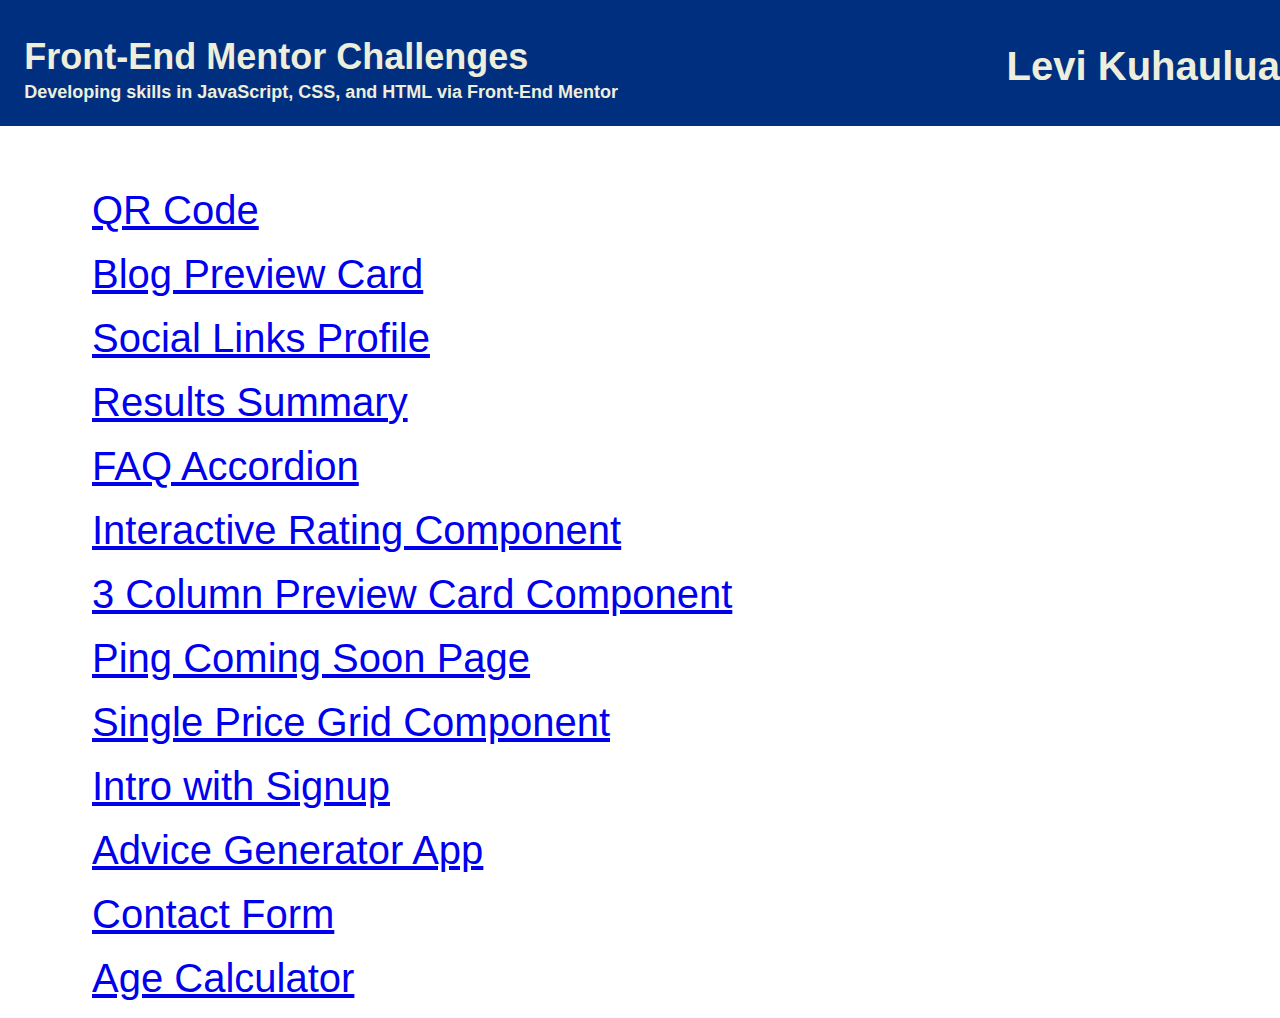
<file: index.html>
<html lang="en">
<head>
    <meta charset="UTF-8"/>
    <meta name="viewport" content="width=device-width, initial-scale=1.0"/>
    <meta name="author" content="Levi Kuhaulua"/> 
    <meta content="description" content="Developing skills in JavaScript, CSS, and HTML"/> 
    <meta name="keywords" content="JavaScript, HTML, CSS, Front-End Mentor"/> 
    <link rel="stylesheet" href="style.css"/>
    <title>Front-End Gallery</title>
</head>
<body>
    <header>
        <hgroup>
            <h1>Front-End Mentor Challenges</h1>
            <p>Developing skills in JavaScript, CSS, and HTML via Front-End Mentor</p>
        </hgroup>
        
        <h2>Levi Kuhaulua</h2>

    </header>

    <main>

        <ul>
            <li><a href="qr-code/qrcode.html" target="_blank">QR Code</a></li>
            <li><a href="blog-preview-card/preview card.html" target="_blank">Blog Preview Card</a></li>
            <li><a href="social-links-profile/social-links-profile.html" target="_blank">Social Links Profile</a></li>
            <li><a href="results-summary/results-summary.html" target="_blank">Results Summary</a></li>
            <li><a href="faq-accordion/faq-accordion.html" target="_blank">FAQ Accordion</a></li>
            <li><a href="rating-component/rating-component.html" target="_blank">Interactive Rating Component</a></li>
            <li><a href="card-columns/card-columns.html" target="_blank">3 Column Preview Card Component</a></li>
            <li><a href="coming-soon-page/coming-soon-page.html" target="_blank">Ping Coming Soon Page</a></li>
            <li><a href="single-price-grid/single-price-grid.html" target="_blank">Single Price Grid Component</a></li>
            <li><a href="intro-with-signup/intro-with-signup.html" target="_blank">Intro with Signup</a></li>
            <li><a href="advice-generator-app/advice.html" target="_blank">Advice Generator App</a></li>
            <li><a href="contact-form/contact-form.html" target="_blank">Contact Form</a></li>
            <li><a href="age-calculator/age-calc.html" target="_blank">Age Calculator</a></li>
        </ul>
        
    </main>
    
    
</body>
</html>
</file>
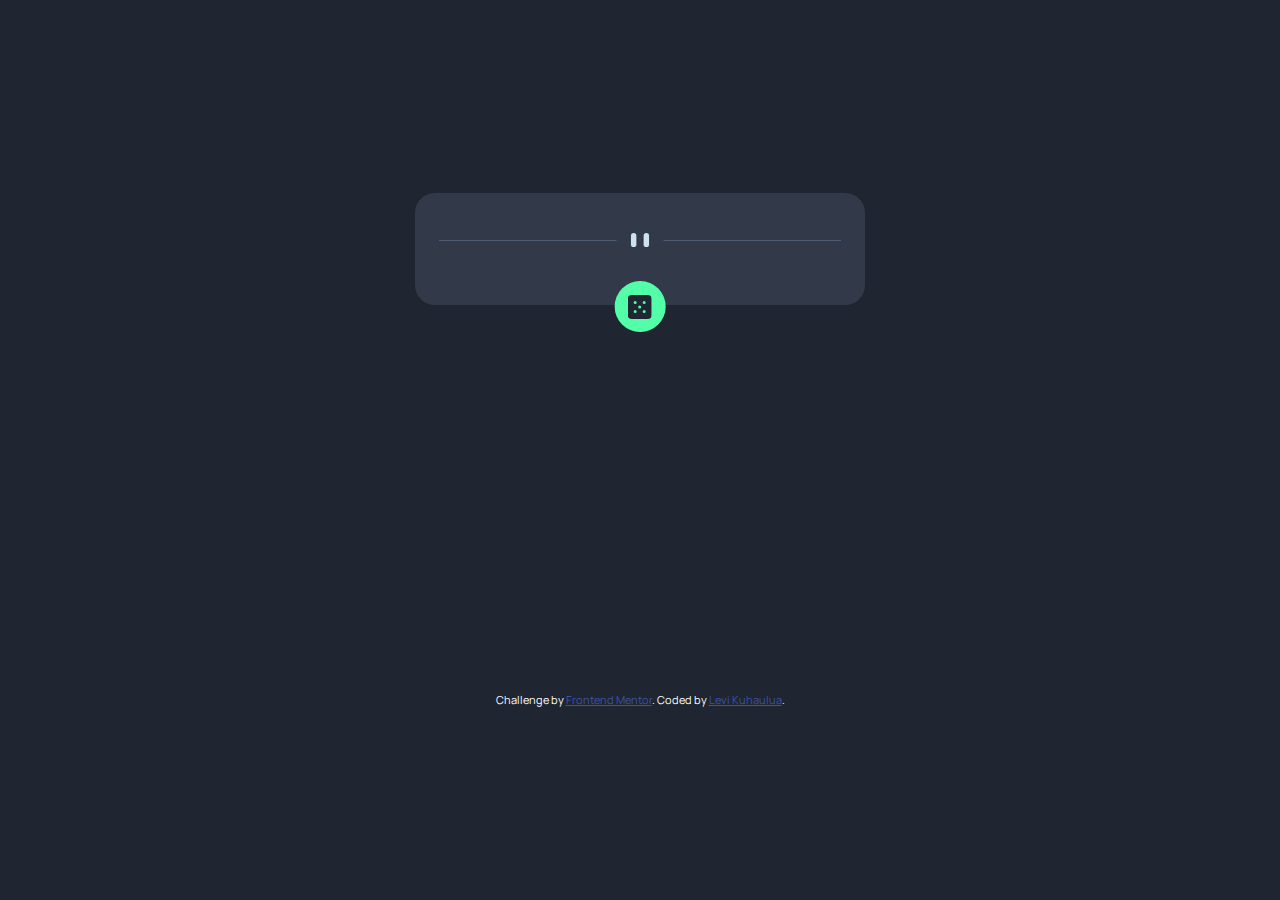
<file: advice-generator-app/advice.html>
<!DOCTYPE html>
<html lang="en">
<head>
  <meta charset="UTF-8">
  <meta name="viewport" content="width=device-width, initial-scale=1.0"> <!-- displays site properly based on user's device -->
  <meta name="author" content="Levi Kuhaulua"> 
  <meta name="description" content="Implementation of the Advice Generator challenge by Frontend Mentor"> 
  <meta name="keywords" content="Frontend Mentor, HTML, CSS, JavaScript"> 
  <link rel="icon" type="image/png" sizes="32x32" href="./images/favicon-32x32.png">
  <link rel="stylesheet" href="style.css"> 

  <link rel="preconnect" href="https://fonts.googleapis.com">
  <link rel="preconnect" href="https://fonts.gstatic.com" crossorigin>
  <link href="https://fonts.googleapis.com/css2?family=Manrope:wght@800&display=swap" rel="stylesheet">
  
  <title>Frontend Mentor | Advice generator app</title>

  <script src="advice.js" defer></script>
</head>
<body>

  <main class="advice">
    
    <h1 
      id="adviceSlipId" 
      class="advice__header" 
      aria-live="assertive">
    </h1>
    <p 
      id="adviceSlip" 
      class="advice__text" 
      aria-live="assertive">
    </p>
  
    <div class="advice__divider" aria-hidden="true"> 
    </div>
    
    <button 
      id="adviceBtn" 
      type="button" 
      class="advice__button"
      title="Please wait 2 seconds before clicking the button again">
      <img src="images/icon-dice.svg" alt="Button Icon"> 
    </button>
  </main>
  
  <footer class="attribution">
    Challenge by <a href="https://www.frontendmentor.io?ref=challenge" target="_blank" rel="noopener noreferrer">Frontend Mentor</a>. 
    Coded by <a href="https://github.com/LeviKuhaulua" target="_blank" rel="noopener noreferrer">Levi Kuhaulua</a>.
  </footer>
</body>
</html>
</file>
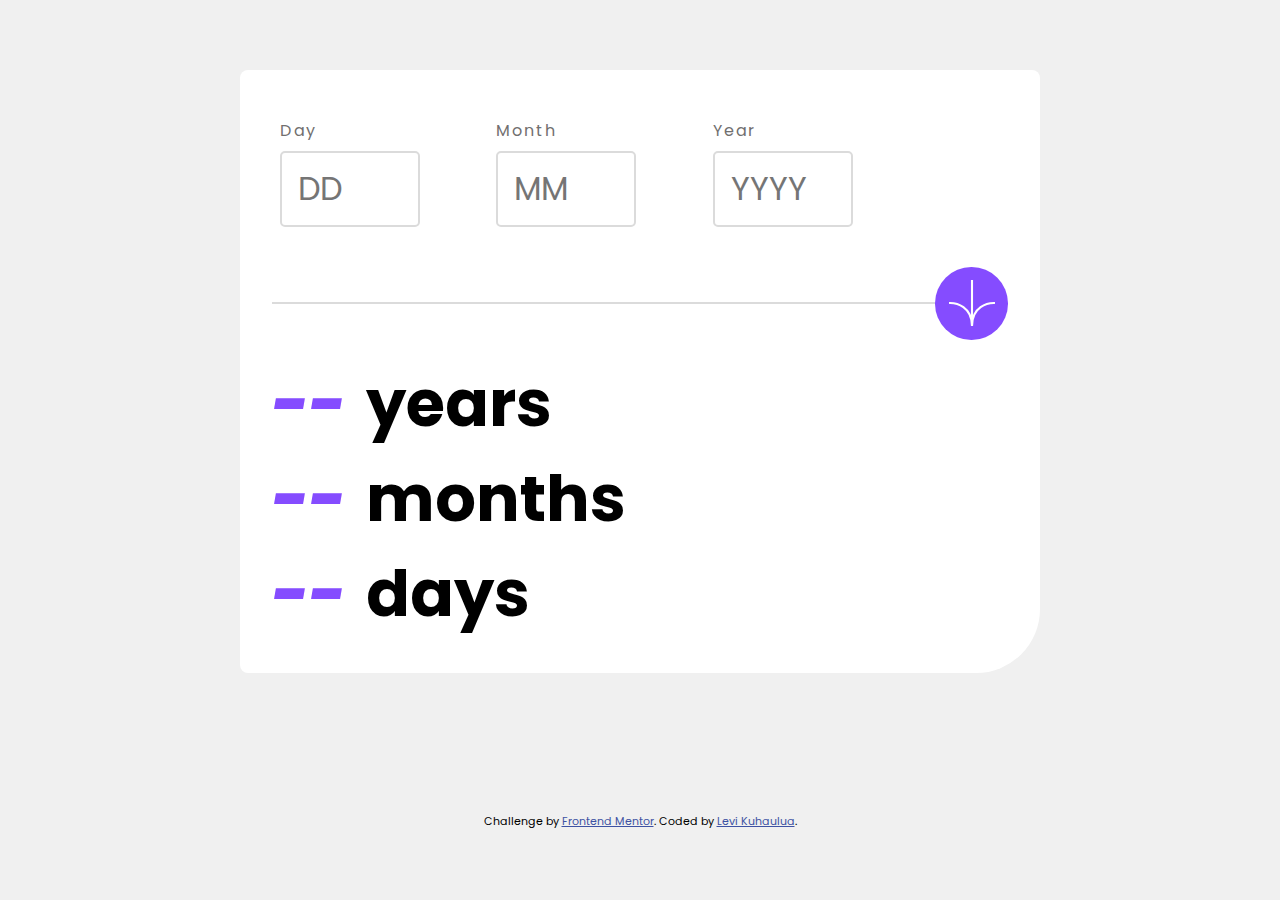
<file: age-calculator/age-calc.html>
<!DOCTYPE html>
<html lang="en">
<head>
  <meta charset="UTF-8">
  <meta name="viewport" content="width=device-width, initial-scale=1.0"> <!-- displays site properly based on user's device -->
  <meta name="author" content="Levi Kuhaulua"> 
  <meta name="description" content="Implementation of the Age Calculator challenge by Frontend Mentor"> 
  <meta name="keywords" content="Frontend Mentor, HTML, CSS, JavaScript"> 
  <link rel="preconnect" href="https://fonts.googleapis.com">
  <link rel="preconnect" href="https://fonts.gstatic.com" crossorigin>
  <link href="https://fonts.googleapis.com/css2?family=Poppins:ital,wght@0,700;1,400;1,800&display=swap" rel="stylesheet">
  <link rel="icon" type="image/png" sizes="32x32" href="./assets/images/favicon-32x32.png">
  <link rel="stylesheet" href="style.css"> 
  <title>Frontend Mentor | Age calculator app</title>
  <script src="age.js" defer></script>
</head>
<body>

  <form id="date" aria-errormessage="dateErr">
    <section 
             id="dob"
             aria-label="Enter Date of Birth Here" 
             aria-live="assertive" 
             aria-atomic="false"
            >
      <label for="day">
        Day
        <input type="text" 
        name="day" 
        id="day"
        placeholder="DD"
        aria-errormessage="dayErr">
        <p id="dayErr"></p>
      </label>

      <label for="month">
        Month
        <input type="text" 
              name="month" 
              id="month"
              placeholder="MM"
              aria-errormessage="monthErr"> 
        <p id="monthErr"></p>
      </label>

      <label for="year">
        Year
        <input type="text" 
              name="year" 
              id="year"
              placeholder="YYYY"
              aria-errormessage="yearErr"> 
        <p id="yearErr"></p>
      </label>

      <p id="dateErr"></p>
    </section>

    <section> 
      <div role="presentation"></div>
      <button type="button" id="ageBtn" aria-label="Calculate Age">
        <img src="assets/images/icon-arrow.svg" alt=""> 
      </button>
      <div role="presentation" class="afterBtn"></div>
    </section>

    <section aria-label="Your Calculated Age" 
             aria-live="assertive" 
             aria-atomic="true">
      <p><span id="yearsCalc">--</span>years</p>
      <p><span id="monthsCalc">--</span>months</p>
      <p><span id="daysCalc">--</span>days</p>
    </section>
  </form>

    
  <footer class="attribution">
    Challenge by <a href="https://www.frontendmentor.io?ref=challenge" target="_blank" rel="noopener roreferrer">Frontend Mentor</a>. 
    Coded by <a href="https://github.com/LeviKuhaulua" target="_blank" rel="noopener noreferrer">Levi Kuhaulua</a>.
  </footer>

</body>
</html>
</file>
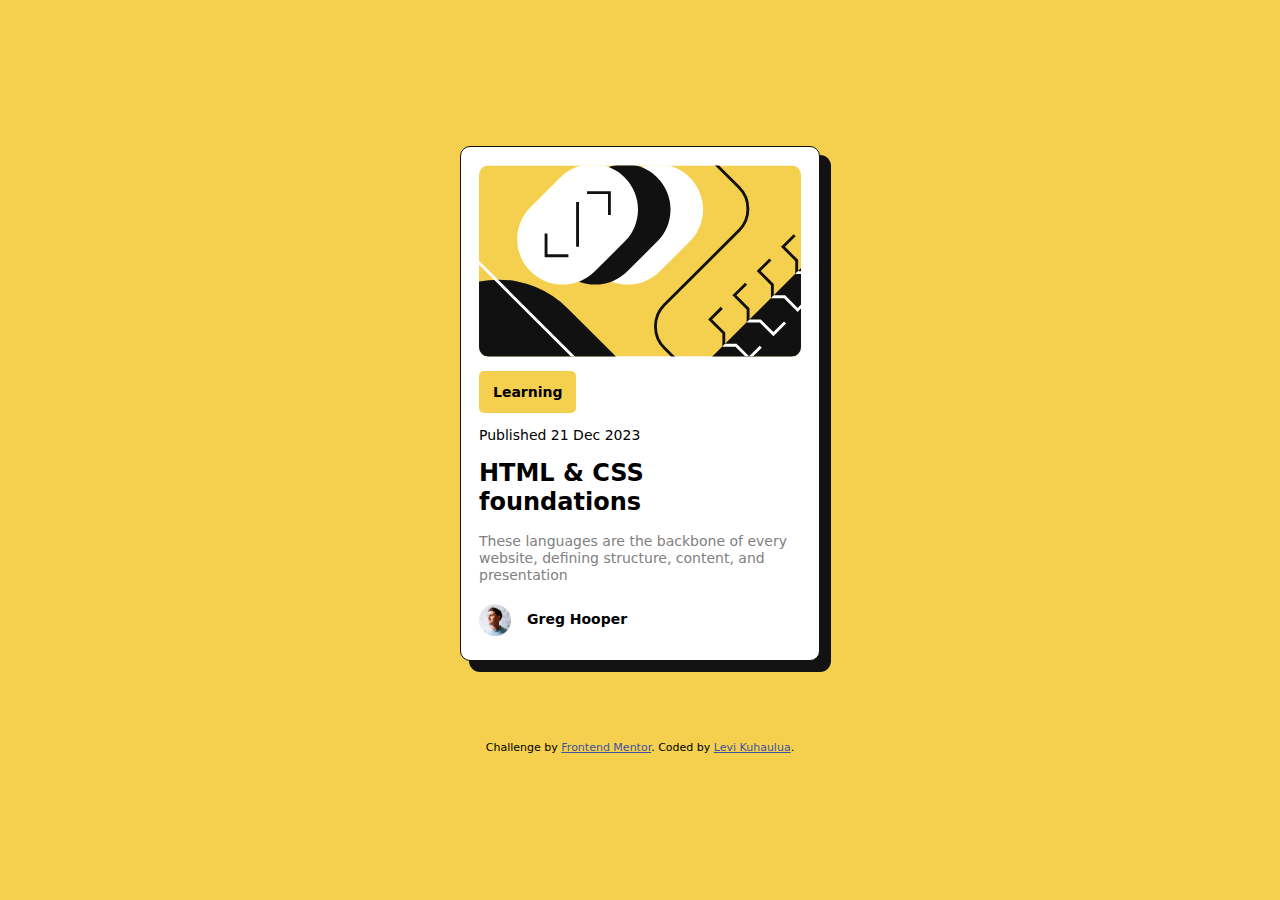
<file: blog-preview-card/preview card.html>
<!DOCTYPE html>
<html lang="en">
<head>
  <meta charset="UTF-8"/>
  <meta name="viewport" content="width=device-width, initial-scale=1.0"/> <!-- displays site properly based on user's device -->
  <meta name="author" content="Levi Kuhaulua"/> 
  <meta name="description" content="Implementation of the blog preview card found in Front-End Mentor"/> 
  <meta name="keywords" content="Blog Preview Card, Front-End Mentor, CSS Flex"/> 
  <link rel="icon" type="image/png" sizes="32x32" href="./assets/images/favicon-32x32.png"/>
  <link rel="stylesheet" href="./style.css"/>
  <title>Frontend Mentor | Blog preview card</title>
</head>
<body>

  <article class="card">
    <img class="card__img" src="assets/images/illustration-article.svg" alt="Blog Picture"/> 

    <section role="contentinfo"> 
      <p class="figtree-800 card__category">
        Learning
      </p>

      <p class="figtree-500 card__published">
        Published 21 Dec 2023
      </p>

      <h1 class="figtree-800 card__header">HTML & CSS foundations</h1>

      <p class="figtree-500 article__descript">
        These languages are the backbone of every website, defining structure, content, and presentation
      </p>
    </section>

    <footer class="card__footer">
      <img src="assets/images/image-avatar.webp" alt="Picture of author: Greg Hooper"/> 
      <p class="figtree-800">Greg Hooper</p>
    </footer>
    
  </article>
  
  <footer class="attribution figtree-500">
    Challenge by <a href="https://www.frontendmentor.io?ref=challenge" target="_blank">Frontend Mentor</a>. 
    Coded by <a href="https://github.com/LeviKuhaulua">Levi Kuhaulua</a>.
  </footer>
</body>
</html>
</file>
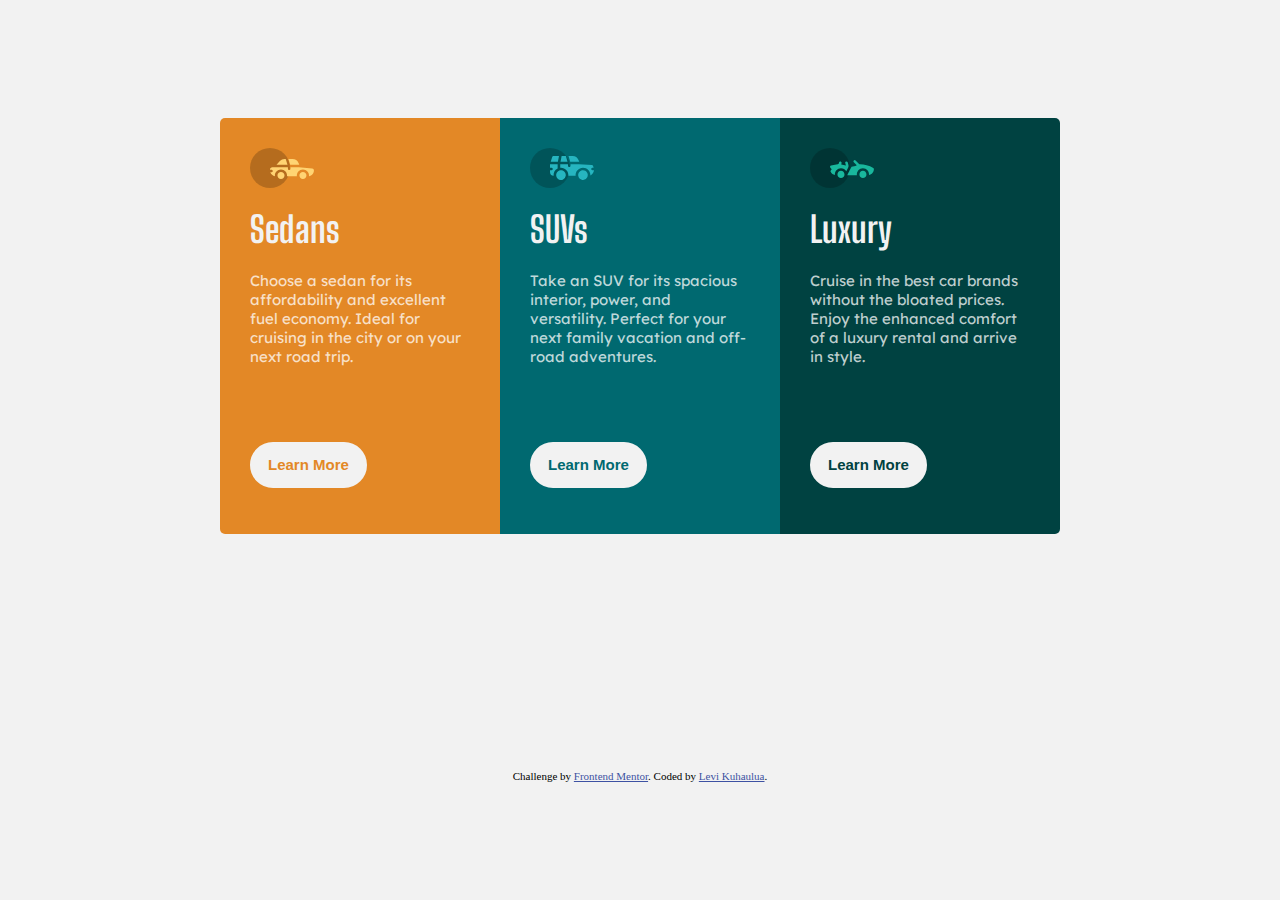
<file: card-columns/card-columns.html>
<!DOCTYPE html>
<html lang="en">
<head>
  <meta charset="UTF-8">
  <meta name="viewport" content="width=device-width, initial-scale=1.0"> <!-- displays site properly based on user's device -->
  <meta name="author" content="Levi Kuhaulua"> 
  <meta name="description" content="Implementation to the 3-column card challenge from Frontend Mentor"> 
  <meta name="keywords" content="HTML, CSS, CSS Grid, CSS Subgrid, Frontend Mentor"> 

  <link rel="icon" type="image/png" sizes="32x32" href="./images/favicon-32x32.png">
  <link rel="stylesheet" href="style.css"> 

  <link rel="preconnect" href="https://fonts.googleapis.com">
  <link rel="preconnect" href="https://fonts.gstatic.com" crossorigin>
  <link href="https://fonts.googleapis.com/css2?family=Big+Shoulders+Display:wght@700&family=Lexend+Deca:wght@400&display=swap" rel="stylesheet">
  <title>Frontend Mentor | 3-column preview card component</title>
</head>
<body>
  
  <main class="columns"> 
    <article class="columns__card columns__card-sedan">
      <img class="columns__card-image" src="images/icon-sedans.svg" alt="Sedan Car Icon" aria-hidden="true"> 
      <h1 class="columns__card-header">Sedans</h1>
      <p class="columns__card-text">
        Choose a sedan for its affordability and excellent fuel economy. Ideal for cruising in the city 
        or on your next road trip.
      </p>
      <button class="columns__card-button">Learn More</button>
    </article>

    <article class="columns__card columns__card-suv">
      <img class="columns__card-image" src="images/icon-suvs.svg" alt="SUV Car Icon" aria-hidden="true"> 
      <h1 class="columns__card-header">SUVs</h1>
      <p class="columns__card-text">
        Take an SUV for its spacious interior, power, and versatility. Perfect for your next family vacation 
        and off-road adventures.
      </p>
      <button class="columns__card-button">Learn More</button>
    </article>

    <article class="columns__card columns__card-luxury">
      <img class="columns__card-image" src="images/icon-luxury.svg" alt="Luxury Car Icon" aria-hidden="true"> 
      <h1 class="columns__card-header">Luxury</h1>
      <p class="columns__card-text">
        Cruise in the best car brands without the bloated prices. Enjoy the enhanced comfort of a luxury 
        rental and arrive in style.
      </p>
      <button class="columns__card-button">Learn More</button>
    </article>
  </main>
  
  <footer class="attribution">
    Challenge by <a href="https://www.frontendmentor.io?ref=challenge" target="_blank">Frontend Mentor</a>. 
    Coded by <a href="https://github.com/LeviKuhaulua/" target="_blank">Levi Kuhaulua</a>.
  </footer>
</body>
</html>
</file>
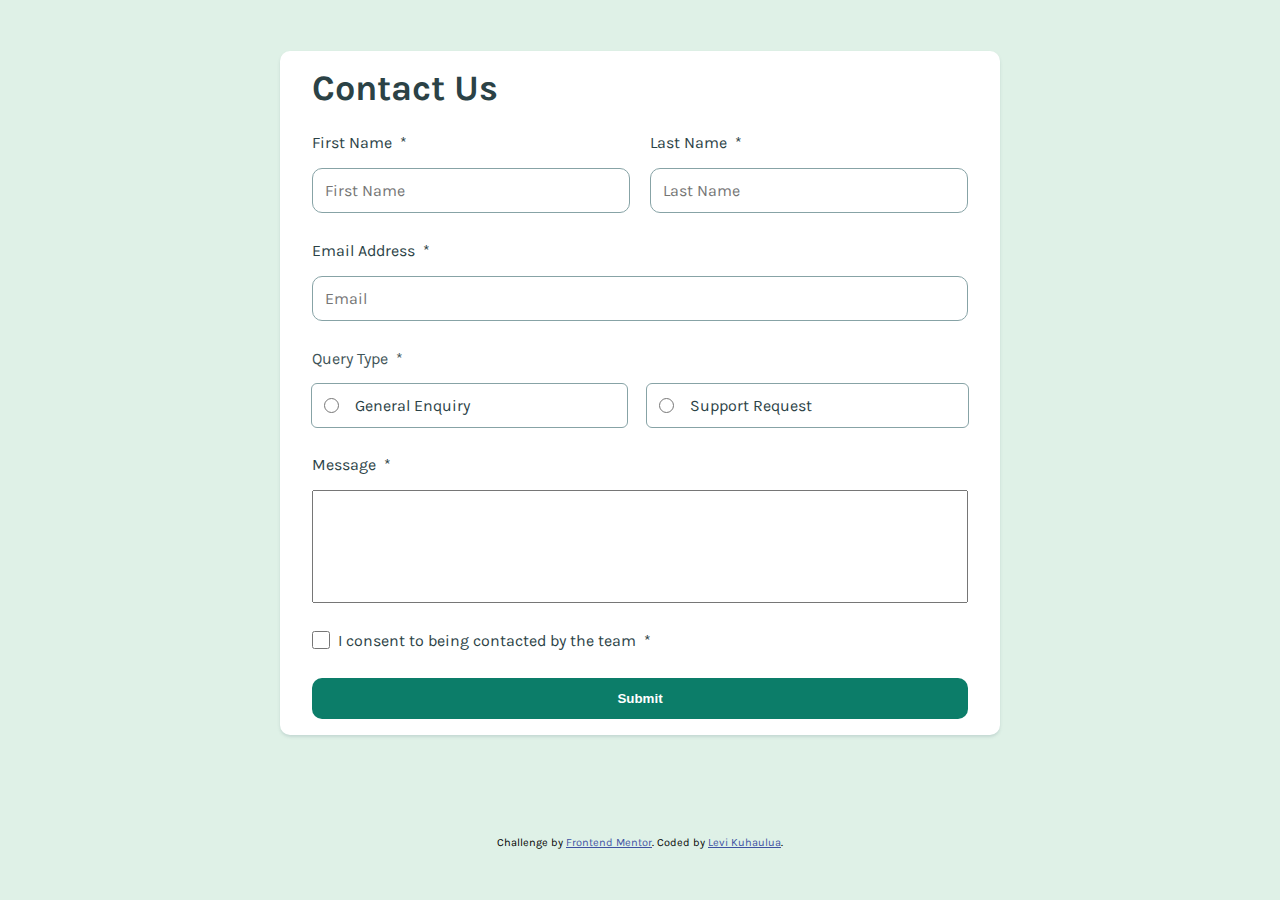
<file: contact-form/contact-form.html>
<!DOCTYPE html>
<html lang="en">
<head>
  <meta charset="UTF-8">
  <meta name="viewport" content="width=device-width, initial-scale=1.0"> <!-- displays site properly based on user's device -->
  <meta name="author" content="Levi Kuhaulua"> 
  <meta name="description" content="Implementation of the Contact Form component challenge from Frontend Mentor"> 
  <meta name="keywords" content="Accessible Contact Form, Frontend Mentor, HTML, CSS, JavaScript"> 
  <link rel="stylesheet" href="style.css"> 
  <link rel="icon" type="image/png" sizes="32x32" href="./assets/images/favicon-32x32.png">
  <!-- Google Fonts API -->
  <link rel="preconnect" href="https://fonts.googleapis.com">
  <link rel="preconnect" href="https://fonts.gstatic.com" crossorigin>
  <link href="https://fonts.googleapis.com/css2?family=Karla:wght@400;700&display=swap" rel="stylesheet">
  <title>Frontend Mentor | Contact form</title>
  <script src="contact.js" defer></script>
</head>
<body>

  <section 
    id="successDialog" 
    role="alert" 
    class="dialog" 
    aria-label="success message dialog" 
    aria-hidden="true" 
    aria-live="assertive"> 
    <h1 class="dialog__header">
      <img class="dialog__img" src="assets/images/icon-success-check.svg" alt="Success Icon" aria-hidden="true">
      Message Sent!
    </h1>
    <p class="dialog__text">Thanks for completing the form. We'll be in touch soon!</p>
  </section>

  <main aria-label="Contact Us Form">
    <form class="form" aria-live="polite">
      <h1 class="form__header">Contact Us</h1>
      
      <section class="form__section"> 
        <label for="firstName" class="form__label">
          <p>First Name<span aria-hidden="true">*</span></p>
          <input 
            id="firstName" 
            name="firstName"
            class="form__input"
            type="text" 
            placeholder="First Name"
            required
            aria-required="true"
            aria-errormessage="firstNameError"> 
            <p id="firstNameError" class="error">This field is required</p>
        </label>

        <label for="lastName" class="form__label">
          <p>Last Name<span aria-hidden="true">*</span></p>
          <input 
            id="lastName" 
            name="lastName"
            class="form__input" 
            type="text" 
            placeholder="Last Name"
            required
            aria-required="true"
            aria-errormessage="lastNameError"> 
            <p id="lastNameError" class="error">This field is required</p>
        </label>
      </section>

      <section class="form__section">
        <label for="email" class="form__label"> 
          <p>Email Address<span aria-hidden="true">*</span></p>
          <input 
            id="email" 
            name="email"
            class="form__input" 
            type="email" 
            placeholder="Email"
            pattern=".+@.+[.].+"
            required
            aria-required="true"
            aria-errormessage="emailError"> 
          <p id="emailError" class="error">This field is required</p>
        </label>
      </section>

      <fieldset class="form__section" aria-errormessage="queryTypeError">
          <legend>Query Type<span aria-hidden="true">*</span></legend>
          <label for="generalEnquiry">
            <input 
            id="generalEnquiry" 
            class="form__input-radio" 
            type="radio" 
            name="queryType" 
            value="General Enquiry"
            required
            aria-checked="false"
            aria-required="true">
            General Enquiry
          </label>
          
          <label for="supportReq">
            <input 
            id="supportReq" 
            class="form__input-radio" 
            type="radio" 
            name="queryType" 
            value="Support Request"
            aria-checked="false"
            aria-required="true"
            aria-errormessage="queryTypeError"> 
            Support Request
          </label>
          <p id="queryTypeError" class="error">Please select a query type</p>
      </fieldset>

      <section class="form__section" aria-label="Message to the team"> 
        <label for="message" class="form__label">
          <p>Message<span aria-hidden="true">*</span></p>
          <textarea 
            id="message" 
            name="message"
            title="Please provide any details that are relevant to your query"
            class="form__input-textarea" 
            name="message"
            rows="5"
            required
            aria-required="true"
            aria-errormessage="messageError"></textarea>
            <p id="messageError" class="error">This field is required</p>
        </label>
      </section>

      <section class="form__section"> 
        <label for="consent">
          <input 
            id="consent" 
            name="consent"
            class="form__input-checkbox" 
            type="checkbox" 
            value="consent"
            required
            aria-required="true"
            aria-errormessage="consentError"
            aria-checked="false"> 
          <p>I consent to being contacted by the team<span aria-hidden="true">*</span></p>
        </label>
        <p id="consentError" class="error">To submit this form, please consent to being contacted</p>
      </section>
      
      <button type="button" class="form__btn">Submit</button>
    </form>
  </main>
    
  <footer class="attribution">
    Challenge by <a href="https://www.frontendmentor.io?ref=challenge">Frontend Mentor</a>. 
    Coded by <a href="https://github.com/LeviKuhaulua" target="_blank" rel="noopener noreferrer">Levi Kuhaulua</a>.
  </footer>
</body>
</html>
</file>
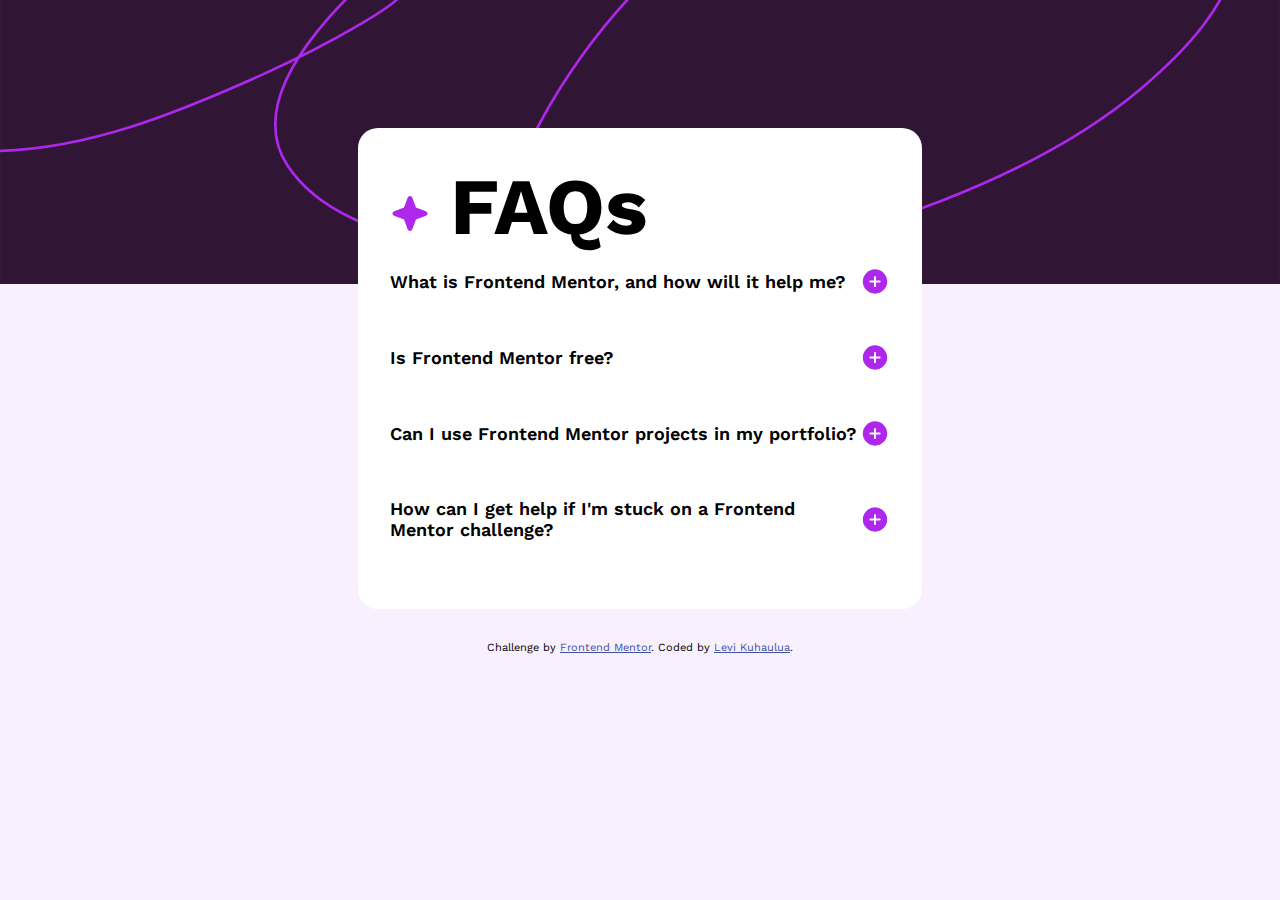
<file: faq-accordion/faq-accordion.html>
<!DOCTYPE html>
<html lang="en">
<head>
  <meta charset="UTF-8">
  <meta name="viewport" content="width=device-width, initial-scale=1.0"> <!-- displays site properly based on user's device -->
  <meta name="author" content="Levi Kuhaulua"> 
  <meta name="description" content="Implementation of FAQ Accordion Component challenge in Front-End Mentor"> 
  <meta name="keywords" content="HTML, CSS, JavaScript, FAQ Accordion, Front-End Mentor, Accessibility"> 

  <link rel="icon" type="image/png" sizes="32x32" href="./assets/images/favicon-32x32.png">
  <link rel="stylesheet" href="style.css"> 
  
  <!-- Google Fonts API -->
  <link rel="preconnect" href="https://fonts.googleapis.com">
  <link rel="preconnect" href="https://fonts.gstatic.com" crossorigin>
  <link href="https://fonts.googleapis.com/css2?family=Work+Sans:wght@400;600;700&display=swap" rel="stylesheet">
  
  <title>Frontend Mentor | FAQ accordion</title>
  
  
  <script src="faq-accordion.js" defer></script> 
</head>
<body>

  <article class="faq"> 
    <h1 class="faq__header">FAQs</h1>

    <section class="faq__section">
      <h4 id="faqQstnOne" class="faq__question">
        <button type="button" class="faq__button">
          <p>What is Frontend Mentor, and how will it help me?</p>
          <img src="assets/images/icon-plus.svg" alt="Expand Icon">
        </button>
      </h4>

      <p id="faqAnsOne" class="faq__answer"> 
        Frontend Mentor offers realistic coding challenges to help developers improve their 
        frontend coding skills with projects in HTML, CSS, and JavaScript. It's suitable for 
        all levels and ideal for portfolio building.
      </p>
    </section>

    <section class="faq__section"> 
      <h4 id="faqQstnTwo" class="faq__question">
        <button type="button" class="faq__button">
          <p>Is Frontend Mentor free?</p>
          <img src="assets/images/icon-plus.svg" alt="Expand Icon">
        </button>
      </h4>

      <p id="faqAnsTwo" class="faq__answer">
        Yes, Frontend Mentor offers both free and premium coding challenges, with the free 
        option providing access to a range of projects suitable for all skill levels.
      </p>

    </section> 

    <section class="faq__section">
      <h4 id="faqQstnThree" class="faq__question">
        <button type="button" class="faq__button">
          <p>Can I use Frontend Mentor projects in my portfolio?</p>
          <img src="assets/images/icon-plus.svg" alt="Expand Icon">
        </button> 
      </h4>

      <p id="faqAnsThree" class="faq__answer">
        Yes, you can use projects completed on Frontend Mentor in your portfolio. It's an excellent
        way to showcase your skills to potential employers!
      </p>
    </section>

    <section class="faq__section">
      <h4 id="faqQstnFour" class="faq__question">
        <button type="button" class="faq__button">
          <p>How can I get help if I'm stuck on a Frontend Mentor challenge?</p>
          <img src="assets/images/icon-plus.svg" alt="Expand Icon">
        </button> 
      </h4>
      
      <p id="faqAnsFour" class="faq__answer"> 
        The best place to get help is inside Frontend Mentor's Discord community. There's a help 
        channel where you can ask questions and seek support from other community members.
      </p>
    </section>
  </article> 
  
  <footer class="attribution">
    Challenge by <a href="https://www.frontendmentor.io?ref=challenge" target="_blank">Frontend Mentor</a>. 
    Coded by <a href="https://github.com/LeviKuhaulua" target="_blank">Levi Kuhaulua</a>.
  </footer>
</body>
</html>
</file>
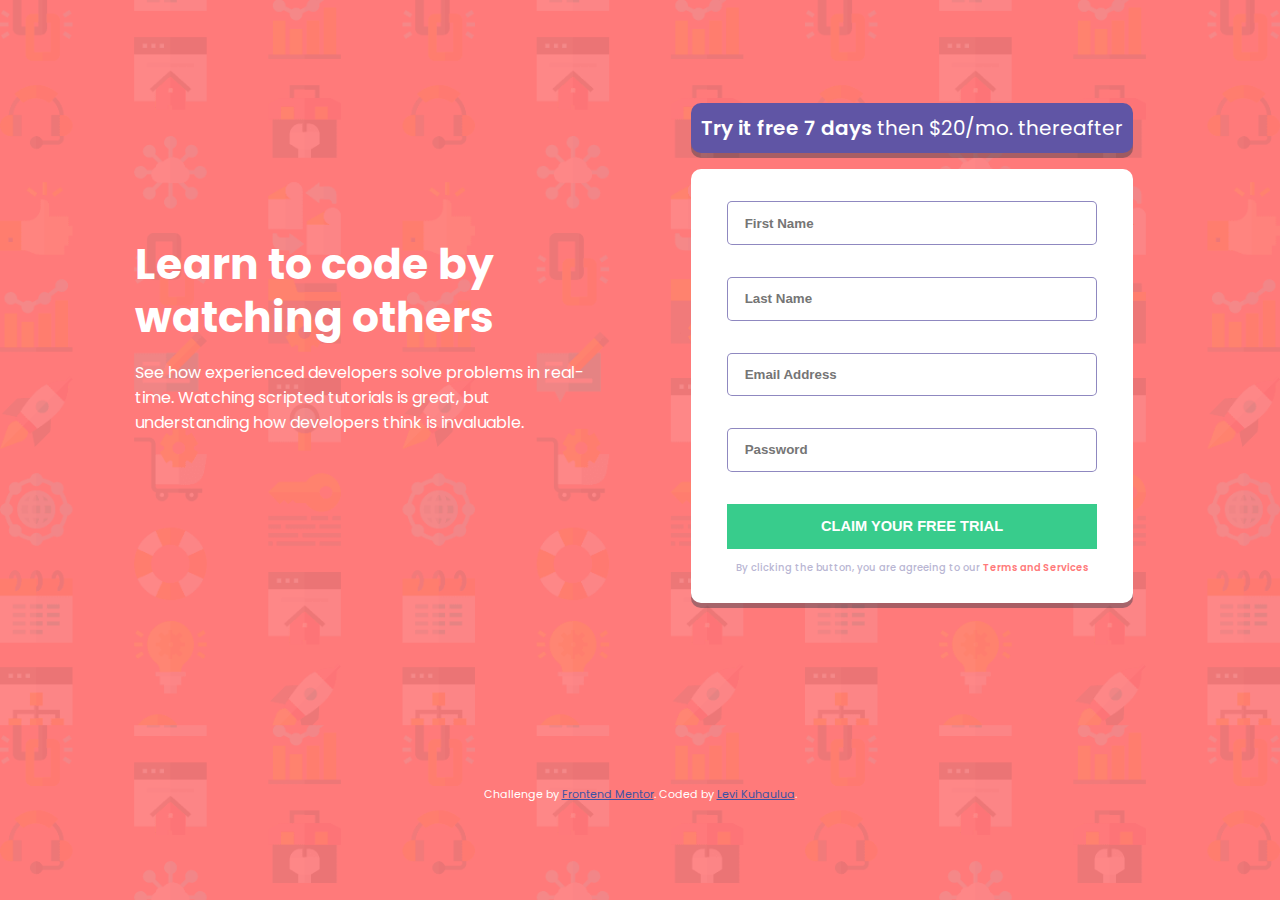
<file: intro-with-signup/intro-with-signup.html>
<!DOCTYPE html>
<html lang="en">
<head>
  <meta charset="UTF-8">
  <meta name="viewport" content="width=device-width, initial-scale=1.0"> <!-- displays site properly based on user's device -->
  <meta name="author" content="Levi Kuhaulua"> 
  <meta name="description" content="Implementation of the Intro with Signup Form challenge by Frontend Mentor"> 
  <meta name="keywords" content="HTML, CSS, JavaScript, CSS Grid, Form Validation">
  <link rel="icon" type="image/png" sizes="32x32" href="./images/favicon-32x32.png">
  <link rel="stylesheet" href="style.css"> 

  <link rel="preconnect" href="https://fonts.googleapis.com">
  <link rel="preconnect" href="https://fonts.gstatic.com" crossorigin>
  <link href="https://fonts.googleapis.com/css2?family=Poppins:wght@400;500;600;700&display=swap" rel="stylesheet">

  <title>Frontend Mentor | Intro component with sign up form</title>
  <script src="signup.js" defer></script>
</head>
<body>

  <main class="wrapper">
    <h1 class="col col__header"> 
      Learn to code by watching others
      <p>See how experienced developers solve problems in real-time. Watching scripted tutorials is great, 
      but understanding how developers think is invaluable.</p>
    </h1>

    <section class="col col__signup"> 
      <h2 class="signup__heading"><span>Try it free 7 days</span> then $20/mo. thereafter</h2>

      <form class="signup__form">
        <div> 
          <input class="signup__form-input" 
            name="First Name" type="text" 
            placeholder="First Name" 
            aria-placeholder="Enter first name" 
            required 
            aria-required="true" 
            aria-live="assertive">
          <span class="validity__error"></span>
          <img src="images/icon-error.svg" alt="Error Icon"> 
        </div>
        <div> 
          <input class="signup__form-input" 
            name="Last Name" 
            type="text" 
            placeholder="Last Name" 
            aria-placeholder="Enter last name" 
            required aria-required="true" 
            aria-live="assertive">
          <span class="validity__error"></span>
          <img src="images/icon-error.svg" alt="Error Icon"> 
        </div>
        <div>
          <input class="signup__form-input" 
            name="Email Address" 
            type="email" 
            placeholder="Email Address" 
            aria-placeholder="Enter email" 
            required aria-required="true" 
            aria-live="assertive"
            pattern=".+[@][\w]+[.][\w]+">
          <span class="validity__error"></span>
          <img src="images/icon-error.svg" alt="Error Icon"> 
        </div>
        <div>
          <input class="signup__form-input" 
            name="Password" 
            type="password" 
            placeholder="Password" 
            aria-placeholder="Create password here" 
            required 
            aria-required="true" 
            aria-live="assertive">
          <span class="validity__error"></span>
          <img src="images/icon-error.svg" alt="Error Icon"> 
        </div>
        <button class="signup__form-btn" type="button">Claim your free trial</button> 
        <p>By clicking the button, you are agreeing to our <span>Terms and Services</span></p>
      </form>
    </section>
  </main>
  <footer>
    <p class="attribution">
      Challenge by <a href="https://www.frontendmentor.io?ref=challenge" target="_blank">Frontend Mentor</a>. 
      Coded by <a href="https://github.com/LeviKuhaulua" target="_blank">Levi Kuhaulua</a>.
    </p>
  </footer>
</body>
</html>
</file>
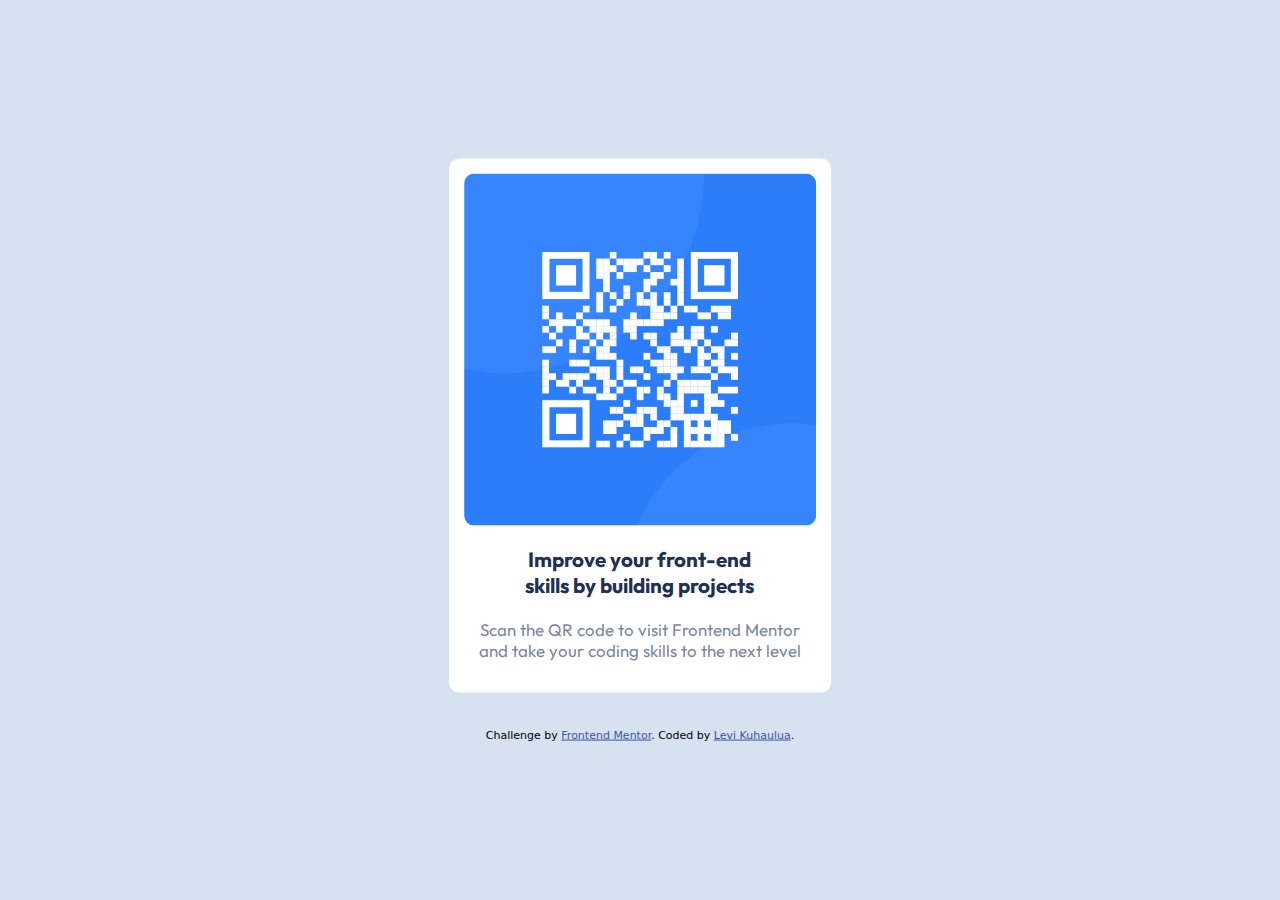
<file: qr-code/qrcode.html>
<!DOCTYPE html>
<html lang="en">
<head>
  <meta charset="UTF-8">
  <meta name="viewport" content="width=device-width, initial-scale=1.0"/> <!-- displays site properly based on user's device -->
  <meta name="author" content="Levi Kuhaulua"/> 
  <meta name="description" content="Creating QR Card Component via Front-End Mentor"/> 
  <meta name="keywords" content="HTML Semantic Elements, CSS Flex, Desktop-First Approach"/> 
  <link rel="icon" type="image/png" sizes="32x32" href="Images/favicon-32x32.png"/>

  <!-- Font Family: Outfit-700 -->
  <link rel="preconnect" href="https://fonts.googleapis.com"/>
  <link rel="preconnect" href="https://fonts.gstatic.com" crossorigin/>
  <link href="https://fonts.googleapis.com/css2?family=Outfit:wght@700&display=swap" rel="stylesheet"/>

  <!-- Font Family: Outfit-400 -->
  <link rel="preconnect" href="https://fonts.googleapis.com"/>
  <link rel="preconnect" href="https://fonts.gstatic.com" crossorigin/>
  <link href="https://fonts.googleapis.com/css2?family=Outfit&display=swap" rel="stylesheet"/>

  <link rel="stylesheet" href="style.css"/> 
  <title>Frontend Mentor | QR code component</title>  
</head>
<body>

  <main class="container">

    <article class="card">
      <img src="Images/image-qr-code.png" alt="Picture of QR Code"/>
      <h3 class="outfit-700">Improve your front-end skills by building projects</h3>
      <p class="outfit-400">Scan the QR code to visit Frontend Mentor and take your coding skills to the next level</p>
    </article>

    <br/><br/> 

    <footer class="attribution">
      Challenge by <a href="https://www.frontendmentor.io?ref=challenge" target="_blank">Frontend Mentor</a>. 
      Coded by <a href="https://github.com/LeviKuhaulua">Levi Kuhaulua</a>.
    </section>

  </main>

</body>
</html>
</file>
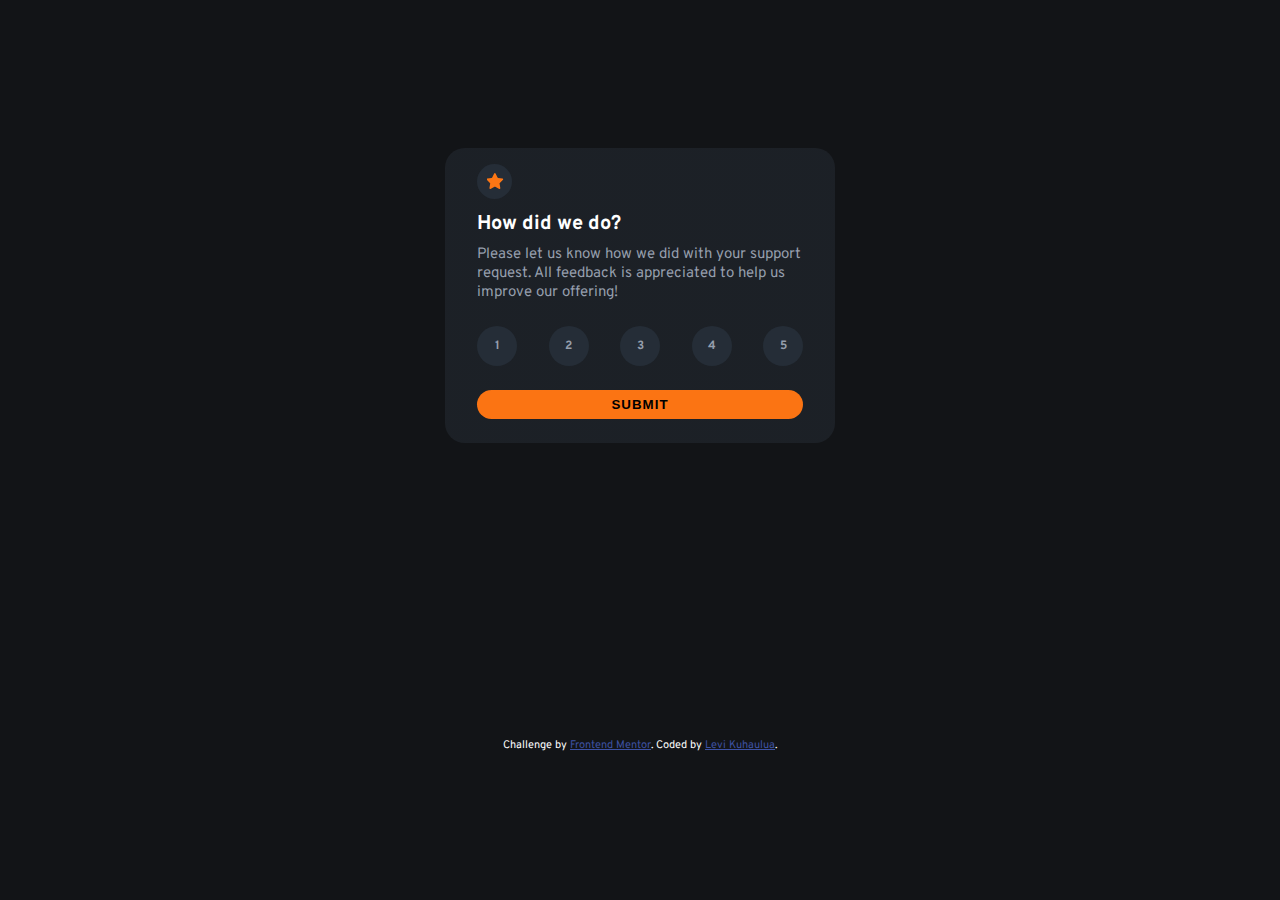
<file: rating-component/rating-component.html>
<!DOCTYPE html>
<html lang="en">
<head>
  <meta charset="UTF-8">
  <meta name="viewport" content="width=device-width, initial-scale=1.0"> <!-- displays site properly based on user's device -->
  <meta name="author" content="Levi Kuhaulua"> 
  <meta name="description" content="Implementation of the interactive rating component challenge by Frontend Mentor"> 
  <meta name="keywords" content="JavaScript, HTML, CSS, Frontend Mentor"> 
  <link rel="icon" type="image/png" sizes="32x32" href="./images/favicon-32x32.png">
  <link rel="stylesheet" href="style.css"> 

  <!-- Google Fonts API -->
  <link rel="preconnect" href="https://fonts.googleapis.com">
  <link rel="preconnect" href="https://fonts.gstatic.com" crossorigin>
  <link href="https://fonts.googleapis.com/css2?family=Overpass:wght@400;700&display=swap" rel="stylesheet">


  <title>Frontend Mentor | Interactive rating component</title>
  
  <script src="rating-component.js" defer></script> 
</head>
<body>

  <article id="ratingComponent" class="rating" role="main">
     
    <figure> 
      <img class="rating__image" src="images/icon-star.svg" alt="Picture of a Star" aria-hidden="true">
    </figure>

    <h1 class="rating__header">How did we do?</h1>
    
    <p class="rating__text">
      Please let us know how we did with your support request. All feedback is appreciated 
      to help us improve our offering!
    </p>
    
    <form action="" class="form">

      <fieldset id="ratingOptions" class="form__options">

          <input type="radio" id="1" name="rating" value="1">
          <label class="form__options-item" for="1">1</label>

          <input type="radio" id="2" name="rating" value="2">
          <label class="form__options-item" for="2">2</label>
        
          <input type="radio" id="3" name="rating" value="3">
          <label class="form__options-item" for="3">3</label>
        
          <input type="radio" id="4" name="rating" value="4">
          <label class="form__options-item" for="4">4</label>
        
          <input type="radio" id="5" name="rating" value="5">
          <label class="form__options-item" for="5">5</label>
        </fieldset>
        
        <button class="form__button" type="button">Submit</button>
        
      </form>
      
    
  </article>


  <article id="mahalo" class="mahalo">
    <img class="mahalo__image" src="images/illustration-thank-you.svg" alt="Rating Submitted icon" aria-hidden="true"> 
    
    <p class="mahalo__rating">You selected (Add rating here) out of 5</p>

    <h1 class="mahalo__header">Thank you!</h1>
    <p class="mahalo__appreciation">We appreciate you taking the time to give a rating. If you ever need more support, 
    don’t hesitate to get in touch!</p>
  </article>
  
  <footer class="attribution">
    Challenge by <a href="https://www.frontendmentor.io?ref=challenge" target="_blank">Frontend Mentor</a>. 
    Coded by <a href="https://github.com/LeviKuhaulua" target="_blank">Levi Kuhaulua</a>.
  </footer>
</body>
</html>
</file>
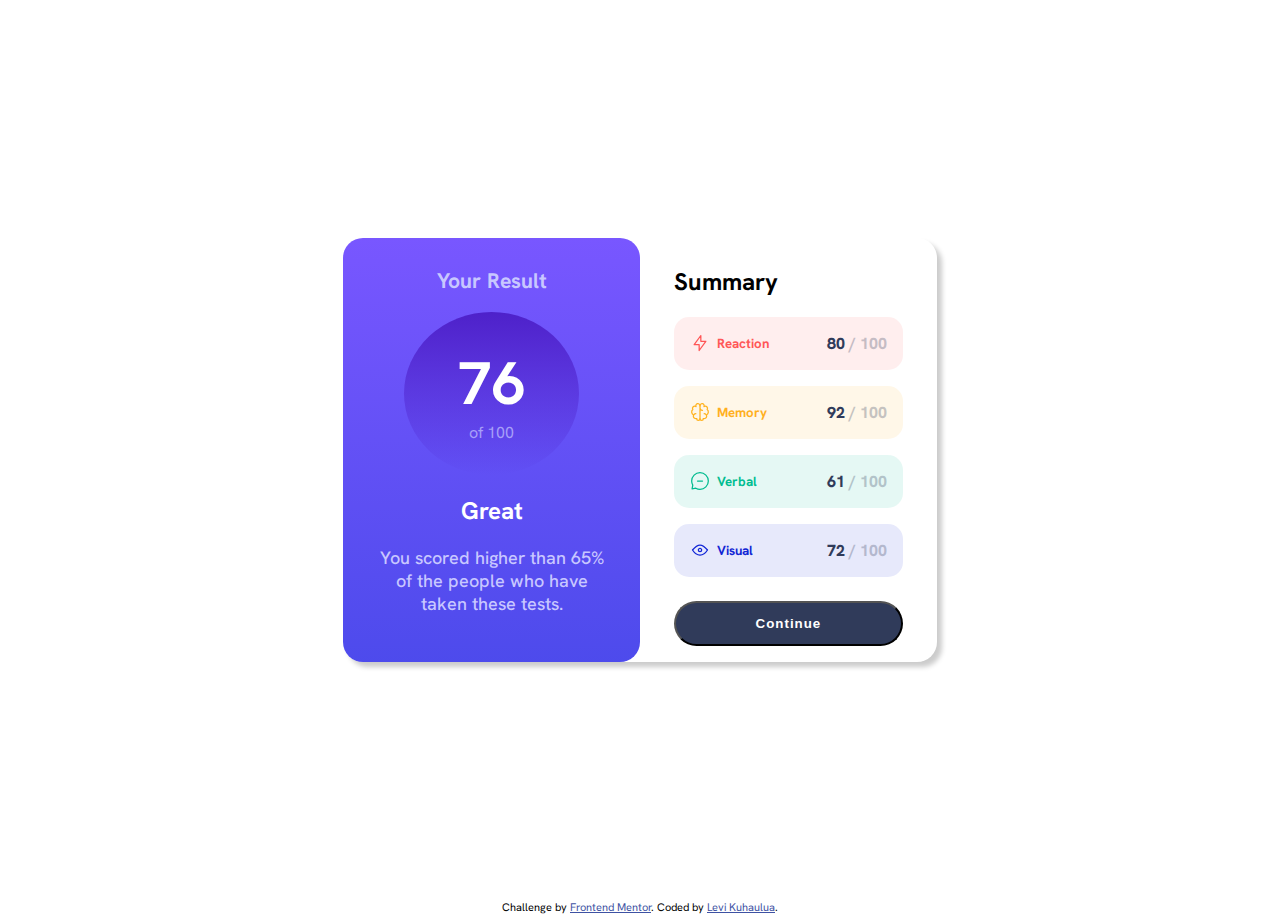
<file: results-summary/results-summary.html>
<!DOCTYPE html>
<html lang="en">
<head>
  <meta charset="UTF-8">
  <meta name="viewport" content="width=device-width, initial-scale=1.0"> 
  <meta name="author" content="Levi Kuhaulua"/> 
  <meta name="description" content="Implementation of the Results-Summary component challenge in Front-End Mentor"/> 
  <meta name="keywords" content="Frontend Mentor, HTML, JavaScript, CSS, JSON parsing"/> 

  <link rel="icon" type="image/png" sizes="32x32" href="./assets/images/favicon-32x32.png">
  <link rel="stylesheet" href="style.css"/> 

  <link rel="preconnect" href="https://fonts.googleapis.com/"/> 
  <link rel="preconnect" href="https://fonts.gstatic.com" crossorigin/> 
  <link href="https://fonts.googleapis.com/css2?family=Hanken+Grotesk:wght@500;700;800&display=swap" rel="stylesheet"/> 
  
  <title>Frontend Mentor | Results summary component</title>

</head>
<body>

  <main>
    <article class="results">
      <section id="resultsCard" class="results__card">
        
        <h2 class="results__text results__card-header">Your Result</h2>
        
        <figure class="results__card-score">
          <hgroup>
            <h1>76</h1>
            <p>of 100</p>
          </hgroup>
        </figure>

        <figcaption class="results__text">
          <h2>Great</h2>
          <p>You scored higher than 65% of the people who have taken these tests.</p>
        </figcaption>
      </section>

      <section id="resultsScores" class="results__scores"> 
        <h2>Summary</h2>
        
        <section class="wrapper">
          <figure id="reaction" class="category category__reaction"> 
            <img src="assets/images/icon-reaction.svg" alt="Reaction icon" width="32px" id="imageReaction"/> 
            <h5>Reaction</h5>
            <p>80</p>
          </figure>
          
          <figure id="memory" class="category category__memory"> 
            <img src="assets/images/icon-memory.svg" alt="Memory icon" width="32px" id="imageMemory"/> 
            <h5>Memory</h5>
            <p>92</p>
          </figure>

          <figure class="category category__verbal"> 
            <img src="assets/images/icon-verbal.svg" alt="Verbal icon" width="32px" id="imageVerbal"/> 
            <h5>Verbal</h5>
            <p>61</p>
          </figure> 

          <figure class="category category__visual"> 
            <img src="assets/images/icon-visual.svg" alt="Visual icon" width="32px" id="imageVisual"/> 
            <h5>Visual</h5>
            <p>72</p>
          </figure>

        </section>

        <button type="button">Continue</button>
      </section>
    </article>
  </main>

  <footer class="attribution">
    Challenge by <a href="https://www.frontendmentor.io?ref=challenge" target="_blank">Frontend Mentor</a>. 
    Coded by <a href="https://github.com/LeviKuhaulua">Levi Kuhaulua</a>.
  </footer>
</body>
</html>
</file>
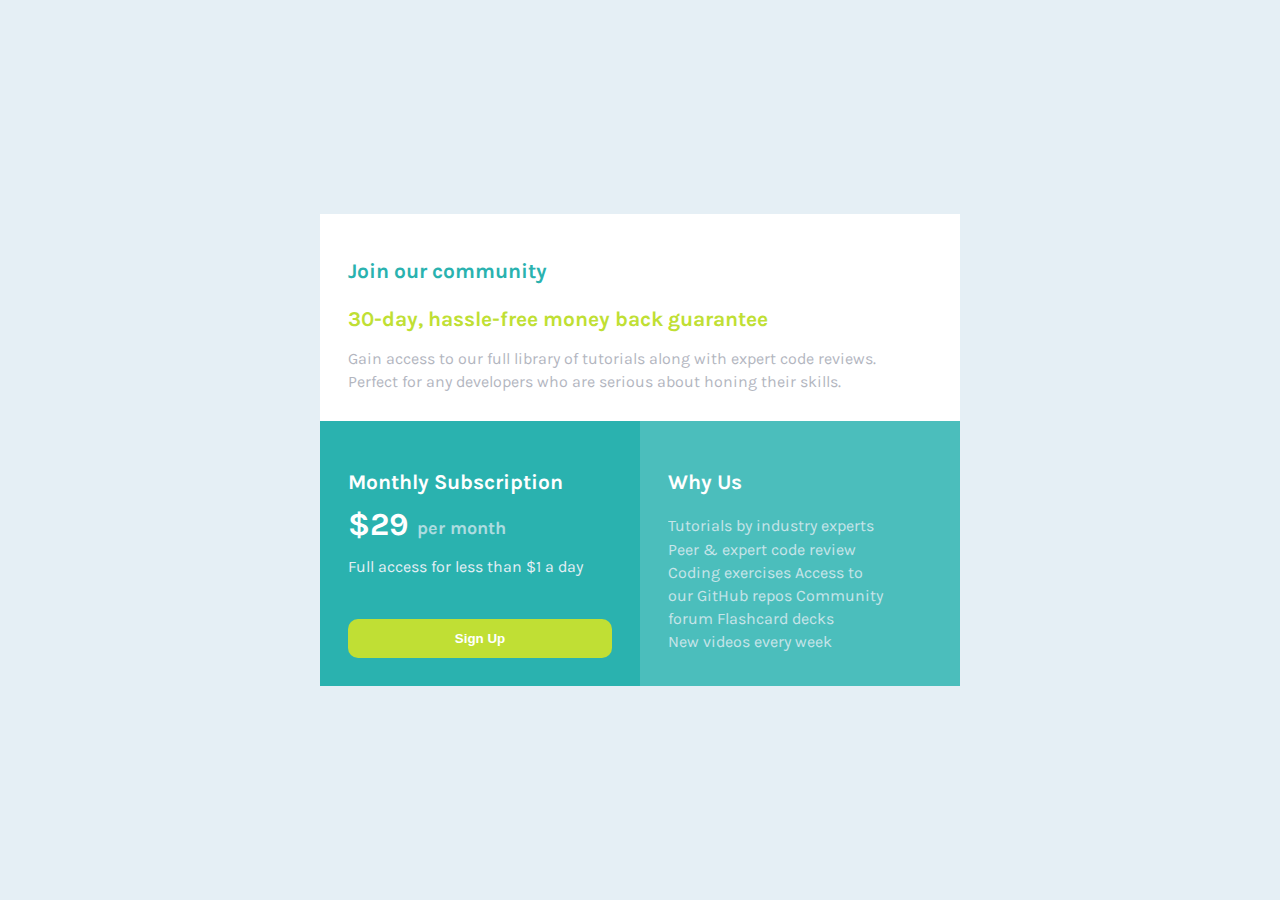
<file: single-price-grid/single-price-grid.html>
<!DOCTYPE html>
<html lang="en">
<head>
  <meta charset="UTF-8">
  <meta name="viewport" content="width=device-width, initial-scale=1.0"> <!-- displays site properly based on user's device -->
  <meta name="author" content="Levi Kuhaulua"> 
  <meta name="description" content="Implementation of the Single Price Grid component challenge by Frontend Mentor"> 
  <meta name="keywords" content="HTML, CSS, Grid, Frontend Mentor"> 
  <link rel="icon" type="image/png" sizes="32x32" href="./images/favicon-32x32.png">
  <link rel="preconnect" href="https://fonts.googleapis.com">
  <link rel="preconnect" href="https://fonts.gstatic.com" crossorigin>
  <link href="https://fonts.googleapis.com/css2?family=Karla:wght@400;700&display=swap" rel="stylesheet">
  <link rel="stylesheet" href="style.css">  
  <title>Frontend Mentor | Single Price Grid Component</title>
</head>
<body>

  <main class="wrapper">
    <section class="card card__main">
      <h1 class="card__header">
        Join our community
        <span>30-day, hassle-free money back guarantee</span>
      </h1>
      <p class="card__text">
        Gain access to our full library of tutorials along with expert code reviews. 
        Perfect for any developers who are serious about honing their skills.
      </p>
    </section>
    
    <section class="card card__pricing"> 
      <h2 class="card__header">
        Monthly Subscription
        <span>&dollar;29 <p>per month</p></span>
      </h2>
      <p class="card__text">Full access for less than &dollar;1 a day</p>
      <button class="card__button" type="button">Sign Up</button>
    </section>

    <section class="card card__aboutme">
      <h2 class="card__header">Why Us</h2>
      <p class="card__text"> 
        Tutorials by industry experts
        Peer &amp; expert code review
        Coding exercises
        Access to our GitHub repos
        Community forum
        Flashcard decks
        New videos every week
      </p>
    </section>
  </main>
  
  <!-- <footer>
    <p class="attribution">
      Challenge by <a href="https://www.frontendmentor.io?ref=challenge" target="_blank">Frontend Mentor</a>. 
      Coded by <a href="https://github.com/LeviKuhaulua" target="_blank">Levi Kuhaulua</a>.
    </p>
  </footer> -->
</body>
</html>
</file>
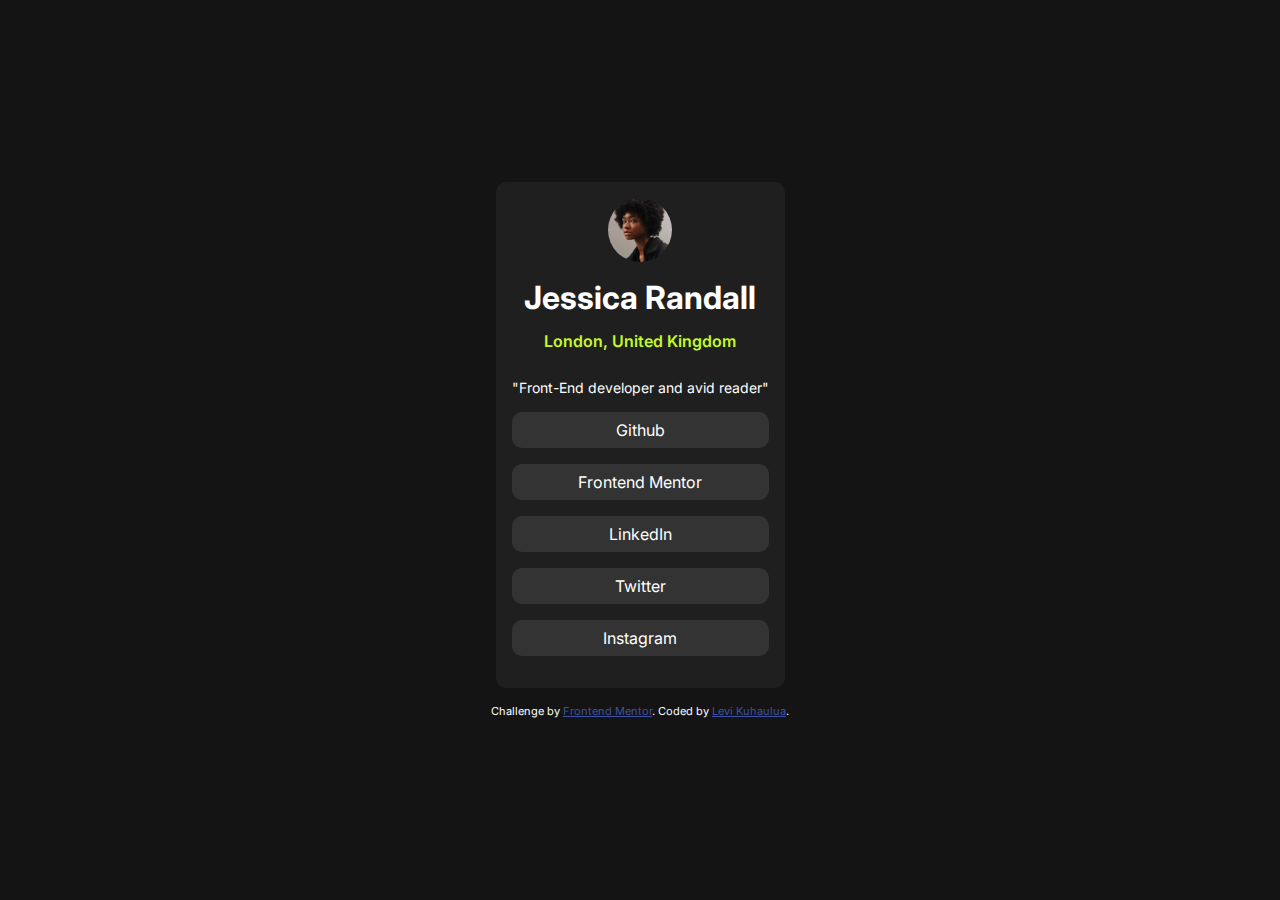
<file: social-links-profile/social-links-profile.html>
<!DOCTYPE html>
<html lang="en">
<head>
  <meta charset="UTF-8">
  <meta name="viewport" content="width=device-width, initial-scale=1.0"> <!-- displays site properly based on user's device -->
  <meta name="author" content="Levi Kuhaulua"/> 
  <meta name="description" content="Solution to the Social Links challenge from Front-End Mentor"/> 
  <link rel="icon" type="image/png" sizes="32x32" href="./assets/images/favicon-32x32.png">
  <link rel="stylesheet" href="./style.css"/> 
  <!-- Importing Google Fonts remotely -->
  <link rel="preconnect" href="https://fonts.googleapis.com"/> 
  <link rel="preconnect" href="https://fonts.gstatic.com" crossorigin/> 
  <link href="https://fonts.googleapis.com/css2?family=Inter:wght@400;600;700&display=swap" rel="stylesheet"/> 
  <title>Frontend Mentor | Social links profile</title>
</head>
<body>

  <article class="card">
    <img class="image__profile" src="assets/images/avatar-jessica.jpeg" alt="Profile Picture"/> 
    
    <hgroup class="profile__heading">
      <h1>Jessica Randall</h1>
      <p class="profile__location">London, United Kingdom</p>
    </hgroup>

    <p class="profile__quote">Front-End developer and avid reader</p>

    <nav class="nav__links">
      <a href="https://github.com/LeviKuhaulua" target="_blank" class="nav__links-item">Github</a>
      <a href="https://www.frontendmentor.io/profile/LeviKuhaulua" target="_blank" class="nav__links-item">Frontend Mentor</a>
      <a href="https://www.linkedin.com/in/levi-kuhaulua" target="_blank" class="nav__links-item">LinkedIn</a>
      <a href="#" class="nav__links-item">Twitter</a>
      <a href="#" class="nav__links-item">Instagram</a>
    </nav>
  </article>
  
  <footer class="attribution">
    Challenge by <a href="https://www.frontendmentor.io?ref=challenge" target="_blank">Frontend Mentor</a>. 
    Coded by <a href="https://www.frontendmentor.io/profile/LeviKuhaulua">Levi Kuhaulua</a>.
  </footer>
</body>
</html>
</file>
<file: style.css>
*::before, *::after, * {
    box-sizing: border-box; 
    -webkit-box-sizing: border-box;
    -moz-box-sizing: border-box;
}

:root {
    font-size: 16px; 
    font-family: 'Segoe UI', Roboto, Helvetica, system-ui, sans-serif; 
    line-height: 1.2; 
}

body {margin: 0;}

header {
    font-weight: bold; 
    background-color: #002f80; 
    font-size: 1.125rem; 
    padding: 0.5em 0 0.125em; 
    color: #eeeedc; 
    display: flex; 
    align-items: center; 
}

header > h2  {
    font-size: 2.5rem;
    margin-left: auto; 
}

hgroup {
    margin-left: 1.125em; 
    padding-left: 0.25rem; 
}

hgroup > p {
    margin-top: 0.25rem; 
}

hgroup > h1 {
    margin-bottom: 0.125rem;
}

main {
    margin-inline: 3rem; 
    margin-top: 1.5rem; 
    padding-top: 1.25rem; 
    padding-left: 0.25em; 
}

ul, li {
    list-style: none; 
}

li {
    margin: 1rem 0; 
    font-size: 2.5rem; 
}
</file>
<file: advice-generator-app/style.css>
/* For browsers that don't support the translate property */
@supports not (translate: -50% 0) {
    .advice__button {
        transform: translate(-50%, 0);  
    }
}

/* For people that don't want animations */
@media (prefers-reduced-motion) {
    .advice__button:hover {
        transition: none; 
    }
}

.attribution { font-size: 11px; text-align: center; }
.attribution a { color: hsl(228, 45%, 44%); }

*, *::before, *::after { box-sizing: border-box; margin: 0; }

:root {
    font-size: 1rem; 
    --clr-primary-cyan: hsl(193 38% 86%); 
    --clr-primary-green: hsl(150 100% 66%); 
    --clr-neutral-700: hsl(217 19% 38%); 
    --clr-neutral-800: hsl(217 19% 24%); 
    --clr-neutral-900: hsl(218 23% 16%);
}

body { 
    color: white; 
    margin: 0; 
    background-color: var(--clr-neutral-900); 
    font-family: 'Manrope', system-ui, -apple-system, BlinkMacSystemFont, sans-serif;
    min-height: 100dvh; 
    display: grid; 
    place-items: center;  
}

img {
    max-width: 100%; 
    display: block;
    object-fit: cover; 
}

.advice {
    position: relative;  
    text-align: center; 
    width: min(45ch, 90%); 
    background-color: var(--clr-neutral-800); 
    padding: 1.5em; 
    border-radius: 20px; 

    & .advice__header {
        display: none; 
        color: var(--clr-primary-green); 
        font-size: 0.875rem; 
        letter-spacing: 0.5ch; 
    }

    & .advice__text { 
        display: none; 
        color: var(--clr-primary-cyan); 
        font-size: clamp(1rem, 2vw + 0.25em, 1.75rem); 
        margin-block: 1.25rem 1.75rem; 
        text-wrap: balance; 
    }

    & .advice__text::before { content: open-quote; }
    & .advice__text::after { content: close-quote; }

    & .advice__button {
        position: absolute; 
        border-radius: 50%; 
        padding: 1em; 
        left: 50%;  
        translate: -50%; 
        border: none; 
        background-color: var(--clr-primary-green); 

    }
   

    & .advice__button:hover, 
      .advice__button:focus-visible {
        outline: none; 
        cursor: pointer; 
        filter: drop-shadow(0 0 10px var(--clr-primary-green)); 
        transition: filter 250ms; 
    }

}

.advice__divider {
    height: 16px; 
    margin-block: 1rem 2rem; 
    background-image: url(images/pattern-divider-desktop.svg); 
    background-size: 100%; 
    background-repeat: no-repeat; 
}

@media (width < 426px) {
    .advice__divider {
        background-image: url(images/pattern-divider-mobile.svg); 
    }
}
</file>
<file: age-calculator/style.css>
.attribution { font-size: 11px; text-align: center; }
.attribution a { color: hsl(228, 45%, 44%); }


*, *::before, *::after { box-sizing: border-box; padding: 0; margin: 0; }

:root {
    font-size: 16px; 
    --clr-purple: hsl(259 100% 65%); 
    --clr-red: hsl(0 100% 67%); 
    --clr-white: hsl(0 0% 100%); 
    --clr-off-white: hsl(0 0% 94%); 
    --clr-light-grey: hsl(0 0% 86%); 
    --clr-grey: hsl(0 1% 44%); 
    --clr-black: hsl(0 0% 8%); 
    --fw-bold: 800; 
    --fw-semi-bold: 700; 
    --fw-regular: 400; 
}

img, 
svg {
    aspect-ratio: 1 / 1; 
    object-fit: cover; 
    max-width: 100%; 
    display: block; 
}


input {
    font: inherit; 
    font-size: 2rem; 
    color: var(--clr-black); 
    padding-inline-start: 1rem;
    padding-block: 0.75rem;  
    border: 2px solid var(--clr-light-grey); 
    border-radius: 5px; 
    width: 7ch;  
}

p[id] { 
    visibility: hidden; 
    color: var(--clr-red); 
    font-weight: var(--fw-regular); 
    font-size: 0.75rem; 
}

p[id="dateErr"] {
    position: absolute; 
    bottom: -0.5rem; 
    margin-left: 0.5rem; 
}

input[aria-invalid="true"] {
    border: 2px solid var(--clr-red); 
}

label:has(input[aria-invalid="true"]) {

    & > p[id] { visibility: visible; }
}

form[aria-invalid="true"] {
   
    & p[id = "dateErr"] {
        visibility: visible; 
    }

    & label {
        color: var(--clr-red); 
    }

    & input {
        border: 2px solid var(--clr-red); 
    }
    
}


input:focus-visible {
    outline: 2px solid var(--clr-purple); 
}

body {
    min-height: 100dvh; 
    display: grid; 
    place-items: center; 
    background-color: var(--clr-off-white); 
    font-family: 'Poppins', system-ui, sans-serif; 
}

form {
    width: min(50rem, 95%); 
    padding: 2rem; 
    background-color: white; 
    border-radius: 0.5rem; 
    border-bottom-right-radius: 4rem; 
    box-shadow: 0px 0px var(--clr-grey); 
    display: flex; 
    flex-direction: column; 
    gap: 1rem; 
}

section[aria-label="Enter Date of Birth Here"] {
    display: flex; 
    justify-content: space-between;
    width: 80%; 
    position: relative; 
}

label {
    padding: 1rem 0.5rem; 
    display: flex; 
    flex-direction: column;
    gap: 0.5rem;  
    font-size: 1rem; 
    letter-spacing: 0.2ch; 
    color: var(--clr-grey); 
}



section:nth-child(2) {
    display: flex; 

    & > div {
        flex-grow: 1; 
    }
}


div[role="presentation"] {
    height: 2px; 
    background-color: var(--clr-light-grey); 
    align-self: center; 
}


#ageBtn {
    padding: 1em; 
    border-radius: 50%; 
    border: unset;  
    background-color: var(--clr-purple); 
    margin-left: auto;  

    &:hover { 
        cursor: pointer; 
        background-color: var(--clr-black); 
        transition: background-color 250ms ease; 
    }

    
}

.afterBtn {
    height: 2px; 
    background-color: var(--clr-light-grey); 
    align-self: center; 
    display: none;  
}


section[aria-label="Your Calculated Age"] {
    font-size: clamp(1.5rem, 5vw + 0.5rem, 4rem); 

    & > p {
        font-weight: var(--fw-semi-bold); 
    }

    & > p > span {
        font-weight: var(--fw-bold); 
        font-style: italic; 
        margin-block: 1.5rem; 
        margin-inline-end: 1.25rem; 
        color: var(--clr-purple); 
    }
}

@media (max-width: 426px) {
    section[aria-label="Enter Date of Birth Here"] {

        & > label {
            font-size: 0.75rem; 
        }

        & > label input {
            width: 5.5ch; 
            font-size: 1.25rem; 
            padding-inline-start: 0.5rem; 
        } 
    }

    p[id] {
        font-size: 0.5rem; 
    }
    

    .afterBtn {
        display: unset; 
    }

}
</file>
<file: blog-preview-card/style.css>
/* From Front-End Mentor */
.attribution { font-size: 11px; text-align: center; }
.attribution a { color: hsl(228, 45%, 44%); }

/* Font and Font Classes*/

@import url(https://fonts.googleapis.com/css2?family=Figtree:wght@500;800&display=swap);

.figtree-500 {
    font-family: "Figtree", 'Segoe UI', Roboto, system-ui, sans-serif; 
    font-optical-sizing: auto;
    font-weight: 500; 
    font-style: normal; 
}

.figtree-800 {
    font-family: "Figtree", 'Segoe UI', Roboto, system-ui, sans-serif; 
    font-optical-sizing: auto; 
    font-weight: 800; 
    font-style: normal; 
}

/* HTML Styling */

*, *::before, *::after { box-sizing:border-box; }

:root {
    font-size: 16px; 
    line-height: 1.2; 
    --clr-primary: hsl(47, 88%, 63%); 
    --clr-white: hsl(0, 0%, 100%); 
    --clr-grey: hsl(0, 0%, 50%); 
    --clr-black: hsl(0, 0%, 7%); 
}

body {
    margin: 0; 
    background-color: var(--clr-primary); 
    min-height: 100vh; /* Allow content to be placed in the center for Flex */ 
    display: flex; 
    flex-direction: column; 
    align-items: center; 
    justify-content: center; 
    flex-wrap: wrap; 
    gap: 5rem; 
}

.card {
    text-align: left; 
    max-width: 45ch; 
    background-color: var(--clr-white); 
    border: 1px solid var(--clr-black); 
    border-radius: 10px; 
    padding: 1.125em; 
    box-shadow: 10px 10px 0px 1px var(--clr-black); 
}

.card__img {
    display: block; 
    width: 100%; 
    border-radius: 10px; 
}

.card__category {
    text-align: center; 
    max-width: 10ch; 
    padding: 0.875em 1em; 
    background-color: var(--clr-primary);
    border-radius: 5px; 
    font-size: 0.875rem; 
}

.card__published {
    font-size: 0.875rem; 
}

.card__header {
    font-size: 1.5rem; 
    margin-block: 1rem;  
}

.card__header:hover {
    color: var(--clr-primary); 
    cursor: pointer; 
}

.article__descript {
    color: var(--clr-grey); 
    font-size: 0.875rem; 
}

.card__footer {
    display: flex; 
    flex-direction: row; 
    align-items: center; 
    gap: 1em; 
}

.card__footer > img {
    width: 32px; 
    height: 32px; 
}

.card__footer > p {
    font-size: 0.875rem; 
}
</file>
<file: card-columns/style.css>
.attribution { font-size: 11px; text-align: center; }
.attribution a { color: hsl(228, 45%, 44%); }

:root {
    font-size: 16px; 
    --clr-orange: hsl(31, 77%, 52%); 
    --clr-cyan: hsl(184, 100%, 22%); 
    --clr-dark-cyan: hsl(179, 100%, 13%); 
    --clr-accent-white: hsla(0, 0%, 100%, 0.75); 
    --clr-accent-gray: hsl(0, 0%, 95%); 
    --ff-primary: 'Big Shoulders Display'; 
    --ff-accent: 'Lexend Deca'; 
}

body { 
    margin: 0; 
    background-color: var(--clr-accent-gray); 
    display: grid; 
    place-items: center; 
    min-height: 100vh; 
}

img {
    display: block; 
    object-fit: cover; 
    width: 100%; 
}

.columns {
    width: min(35ch * 3, 90%); 
    display: grid; 
    grid-template-columns: repeat(auto-fit, minmax(240px, 1fr));

   & .columns__card:nth-child(1) {
        border-top-left-radius: 5px;
        border-bottom-left-radius: 5px;
   }

   & .columns__card:nth-child(3) {
        border-top-right-radius: 5px;
        border-bottom-right-radius: 5px;
   }
}

.columns__card {
    padding: 2em; 
    text-align: left; 
    font-size: 0.9375rem; 
    display: grid; 
    grid-template-rows: subgrid;
    grid-row: span 4; 
    gap: 1.25rem; 
    color: var(--clr-accent-gray); 

    & .columns__card-image {
        width: 64px; 
        height: 40px; 
    }

    & .columns__card-header {
        font-size: 2.25rem; 
        font-family: var(--ff-primary); 
        margin-block-start: 0; 
        margin-block-end: 0; 
    }

    & .columns__card-text {
        font-family: var(--ff-accent); 
        color: var(--clr-accent-white); 
        margin-block-start: 0; 
        margin-block-end: 2rem; 
    }

    & .columns__card-button {
        border: 3px solid var(--clr-accent-gray); 
        border-radius: 100vw;
        margin-block: 1.5rem 1rem; 
        padding: 0.75em 1em; 
        width: fit-content;  
        background-color: var(--clr-accent-gray); 
        font-size: inherit;  
        font-weight: 700; 
    }

    & .columns__card-button:hover { 
        cursor: pointer; 
        background-color: unset; 
        color: var(--clr-accent-gray); 
        transition: all 250ms; 
    }
}

.columns__card-sedan {
    background-color: var(--clr-orange); 

    & button {
        color: var(--clr-orange); 
    }
}

.columns__card-suv {
    background-color: var(--clr-cyan); 
    
    & button {
        color: var(--clr-cyan); 
    }
}

.columns__card-luxury {
    background-color: var(--clr-dark-cyan);

    & button {
        color: var(--clr-dark-cyan); 
    }
}
</file>
<file: faq-accordion/style.css>
.attribution { font-size: 11px; text-align: center; }
.attribution a { color: hsl(228, 45%, 44%); }


:root {
  font-size: 16px;
  --clr-white: hsl(0, 0%, 100%); 
  --clr-light-pink: hsl(275, 100%, 97%); 
  --clr-purple: hsl(292, 16%, 49%); 
  --clr-dark-purple: hsl(292, 42%, 14%); 
  --ff-primary: 'Work Sans', system-ui, sans-serif;  
}

body { 
  margin: 0; 
  font-family: var(--ff-primary); 
  background: url(assets/images/background-pattern-desktop.svg), var(--clr-light-pink); 
  background-repeat: no-repeat; 
  background-size: 100%; 
  display: flex; 
  flex-direction: column; 
  justify-content: center; 
  align-items: center; 
  gap: 2rem; 
}

.faq {
  margin-top: 10%; 
  width: min(50ch, 70%); 
  background-color: var(--clr-white); 
  border-radius: 20px; 
  padding: 2rem; 
  text-align: left; 
}

.faq__section :is(h4) {
  margin-block: 0; 
}

.faq__button { 
  border: none; 
  background-color: unset; 
  text-align: inherit; 
  padding: 0; 
  width: 100%; 
  font: inherit;
  display: inherit; 
  justify-content: inherit; 
  align-items: inherit; 

  &:focus-visible {
    color: var(--clr-purple);
  }
}

.faq__header {
  font-size: clamp(4rem, 5vw + 1rem, 5rem); 
  margin-block: 0; 
  display: flex; 
  font-weight: 700; 
}

.faq__header::before {
  content: url(assets/images/icon-star.svg); 
  margin-inline-end: 20px; 
}

.faq__question {
  display: flex;
  justify-content: start; 
  gap: 1rem; 
  align-items: center;  
  margin-block-end: 0; 
  font-weight: 600;
  font-size: clamp(0.75rem, 1.5vw + 0.125em, 1.125rem); 
}

.faq__question :is(img) {
  margin-left: auto; 
}

.faq__question :is(.faq__button):hover {
  color: var(--clr-purple); 
  cursor: pointer; 
}

:is(.faq__answer) {
  max-height: 0; 
  overflow: hidden; 
  transition: max-height 175ms; 
  margin-block-start: 0.125rem; 
  color: var(--clr-purple); 
  font-weight: 400; 
  font-size: clamp(0.625rem, 1vw + 0.25em, 1.125rem)
}

/* Smaller Screen Sizes -: Changing Background */

@media (width <= 426px) {
  body {
    background: url(assets/images/background-pattern-mobile.svg), var(--clr-light-pink); 
    background-repeat: no-repeat; 
    background-size: 100%; 
  }
}

/* Accessibility: Should users have turned off / disabled animations */
@media (prefers-reduced-motion) {
  .faq__answer {
    transition: max-height 0ms; 
  }
}
</file>
<file: intro-with-signup/style.css>
.attribution { font-size: 11px; text-align: center; color: white;}
.attribution a { color: hsl(228, 45%, 44%); }

*, *::before, *::after { box-sizing: border-box; } 

:root {
    font-size: 1rem; 
    --ff-primary: 'Poppins', system-ui, sans-serif; 
    --fw-regular: 400; 
    --fw-medium: 500; 
    --fw-semi-bold: 600; 
    --fw-bold: 700; 
    --clr-primary-red: hsl(0, 100%, 74%); 
    --clr-primary-green: hsl(154, 59%, 51%); 
    --clr-accent-blue: hsl(248, 32%, 49%); 
    --clr-neutral-blue: hsl(249, 10%, 26%); 
    --clr-neutral-gray: hsl(246, 25%, 77%); 
}

img {
    object-fit: cover; 
    width: 24px; 
    display: block;
    aspect-ratio: 1 / 1;  
}

body {
    margin: 0; 
    min-height: 100vh; 
    display: grid; 
    place-items: center; 
    background-image: url(images/bg-intro-desktop.png); 
    background-size: 100%; 
    background-color: var(--clr-primary-red);
    font-family: var(--ff-primary); 
}


.wrapper {
    max-width: 85%; 
    display: grid; 
    grid-template-columns: repeat(auto-fit, minmax(25em, 1fr));
    align-items: center; 
    justify-items: center; 
}

.col {
    display: grid; 
    grid-template-rows: subgrid;
    grid-row: span 2; 
}

.col__header {
    width: min(11em, 100%); 
    grid-template-rows: unset; 
    color: white; 
    font-weight: var(--fw-bold); 
    line-height: 1.25; 
    font-size: clamp(2rem, 3vw + 0.25rem, 3rem);

    & p {
        font-weight: var(--fw-regular); 
        font-size: clamp(0.9125rem ,1.25vw + 0.125rem ,1rem); 
        line-height: initial; 
    }
     

}

.col__signup { 
    max-width: 100%; 
    --clr-shadow: hsl(from var(--clr-neutral-blue) h s l / 0.45); 
    text-align: center; 
}

.signup__heading { 
    font-size: 1.25rem; 
    color: white; 
    font-weight: 400; 
    background-color: var(--clr-accent-blue); 
    align-self: start; 
    padding: 0.5em; 
    border-radius: 10px; 
    box-shadow: 0px 5px var(--clr-shadow); 

    & span { font-weight: 600; }
}

.signup__form {
    background-color: white; 
    padding: 1em 2.25em;
    border-radius: 10px; 
    box-shadow: 0px 5px var(--clr-shadow); 

    & .signup__form-input {
        --clr-blue: hsl(from var(--clr-accent-blue) h s l / 0.7);
        border-radius: 5px; 
        border: 1px solid var(--clr-blue); 
        margin-block: 1rem; 
        padding: 1em 1.25em; 
        width: 100%; 
    }

    & .signup__form-input::placeholder {
        font-family: inherit; 
        font-weight: 600; 
    }

    & .signup__form-input:focus-visible {
        outline: 2px solid var(--clr-accent-blue); 
    }


    & > div {
        position: relative; 
    }

    & .signup__form-btn {
        margin-block-start: 1rem; 
        font-size: 0.9125rem; 
        color: #fff; 
        font-weight: var(--fw-semi-bold); 
        text-transform: uppercase;  
        width: 100%; 
        background-color: var(--clr-primary-green); 
        padding: 1em; 
        border: unset; 
    }

    & .signup__form-btn:hover { 
        cursor: pointer; 
        opacity: 0.9; 
    }

    & > p {
        margin-block: 0.75rem; 
        font-weight: var(--fw-medium); 
        font-size: 0.6125rem; 
        color: var(--clr-neutral-gray); 

        & span {
            font-weight: var(--fw-semi-bold); 
            color: var(--clr-primary-red); 
        }
    }
}

.validity__error {
    display: none; 
    margin-inline-end: 0.5rem; 
    font-size: 0.75rem; 
    position: absolute; 
    color: var(--clr-primary-red); 
    font-weight: var(--fw-semi-bold); 
    bottom: -5px; 
    right: 0; 
    
    & + img {
        position: absolute; 
        right: 0; 
        top: 50%; 
        translate: 0 -50%; 
        margin-right: 10px; 
        display: none; 
    }
}


@media (width < 426px) {
    body {
        background-image: url(images/bg-intro-mobile.png); 
    }
}

@media (width < 941px) {
    .wrapper {
        grid-template-columns: 1fr;
        justify-content: center; 
        align-items: start; 
        text-align: center; 
    }
}
</file>
<file: qr-code/style.css>
/* From Starter Code file */ 
.attribution { font-size: 11px; text-align: center;}
.attribution a { color: hsl(228, 45%, 44%);}

/* Classes to utilize Google Fonts API */
.outfit-700 {
    font-family: "Outfit", system-ui; 
    font-optical-sizing: auto; 
    font-weight: 700; 
    font-style: normal; 
}

.outfit-400 {
    font-family: "Outfit", system-ui; 
    font-optical-sizing: auto; 
    font-weight: 400; 
    font-style: normal; 
}

:root {
    --clr-grayBlue: hsl(220, 15%, 55%); 
    --clr-darkBlue: hsl(218, 44%, 22%); 
    --clr-lightGray: hsl(212, 45%, 89%); 
    --clr-white: hsl(0, 0%, 100%); 
    font-size: 15px; 
    font-family: system-ui, 'Segoe UI', Roboto, Helvetica, sans-serif; 
    margin: 0; 
}

*, *::after, *::before {box-sizing: border-box; -moz-box-sizing: border-box; -webkit-box-sizing: border-box;}


body {
    background-color: var(--clr-lightGray);
}

img {
    display: block; 
    width: 100%; 
    border-radius: 10px;
}


.container {
    position: absolute; 
    top: 50%;
    left: 50%;
    translate: -50% -50%; 
}

.card {
    padding: 1em; 
    width: 40ch; 
    background-color: var(--clr-white); 
    border-radius: 10px; 
    text-align: center; 
    text-wrap: balance; 
}

.card > h3 {
    color: var(--clr-darkBlue);
    font-size: 1.375rem; 
}

.card > p {
    color: var(--clr-grayBlue);
    font-size: 1.125rem; 
}
</file>
<file: rating-component/style.css>
/* By Frontend Mentor */
.attribution { font-size: 11px; text-align: center; }
.attribution a { color: hsl(228, 45%, 44%); }
/* END */

/* My styles */

:root {
    font-size: 1rem; 
    font-family: 'Overpass';
    --clr-primary: hsl(25, 97%, 53%); 
    --clr-white: hsl(0, 0%, 100%); 
    --clr-grey: hsl(217, 12%, 63%); 
    --clr-blue: hsl(213, 19%, 18%); 
    --clr-dark-blue: hsl(216, 12%, 8%);  
    --clr-blue-mix: color-mix(in hsl, var(--clr-dark-blue), var(--clr-blue)); 
}

* { box-sizing: border-box; }

body {
    margin: 0; 
    background-color: var(--clr-dark-blue); 
    color: var(--clr-white); 
    min-height: 100vh; 
    display: grid; 
    place-items: center; 
}

img {
    display: block; 
    width: 100%; 
    object-fit: cover;
}

/* Styles for the rating component */
.rating {
    display: flex; 
    flex-direction: column;
    max-width: min(39ch, 85%);  
    gap: 0.5rem; 
    background:
        linear-gradient(var(--clr-blue-mix), var(--clr-blue-mix));
    padding: 1rem 2rem; 
    border-radius: 20px; 
    text-align: left; 

    & figure {
        position: relative; 
        margin-block: 0;
        margin-inline: 0; 
        width: 35px; 
        height: 35px; 
        background-color: var(--clr-blue); 
        border-radius: 50%; 
    }
    
    & .rating__image {
        position: absolute; 
        width: 17px; 
        height: 16px; 
        /* Center inside the figure element */
        left: 50%; 
        top: 50%; 
        translate: -50% -50%; 
    }

    & .rating__header {
        font-weight: 700; 
        font-size: 1.25rem;  
        margin-block-start: 0.25rem; 
        margin-block-end: 0; 
    }

    & .rating__text {
        font-weight: 400; 
        margin-block-start: 0; 
        margin-block-end: 0.525rem; 
        font-size: 0.9375rem; 
        color: var(--clr-grey); 
    }


}


.form {
    width: 100%; 

   & .form__options {
        border: none; 
        margin-block: 0.5rem;  
        margin-inline: 0; 
        padding: 0; 
        display: flex; 
        justify-content: space-between; 
   }


   & input[type="radio"] {
        display: none; 
   }

    
    & .form__options-item {
        display: grid; 
        place-items: center; 
        font-size: 0.75rem; 
        font-weight: 700; 
        text-align: center; 
        color: var(--clr-grey); 
        background-color: var(--clr-blue); 
        width: 40px; 
        height: 40px; 
        border-radius: 50%; 
    }

    & .form__button {
        width: 100%;  
        background-color: var(--clr-primary); 
        border: unset; 
        border-radius: 100vw; 
        padding-block: 0.5em; 
        margin-block: 1rem 0.5rem; 
        text-align: center; 
        text-transform: uppercase; 
        letter-spacing: 1px; 
        font-weight: 700; 
    }

    /* Styles for active states */

    & .form__button:hover {
        cursor: pointer; 
        background-color: var(--clr-white); 
        transition: background-color 200ms; 
    }

    & .form__options-item:hover {
        cursor: pointer; 
        background-color: var(--clr-white); 
        color: var(--clr-dark-blue); 
        transition: background-color 150ms; 
    }


    & :is(input:checked + .form__options-item){
        background-color: var(--clr-primary); 
        color: var(--clr-dark-blue); 
    }

}

/* thank You Component */

.mahalo {
    display: flex; 
    flex-direction: column; 
    text-align: center; 
    max-width: min(39ch, 85%); 
    padding: 1rem 2em; 
    background:
        linear-gradient(var(--clr-blue), var(--clr-blue-mix)); 
    border-radius: 20px; 
    display: none; 

    & .mahalo__image {
        width: 162px;
        height: 108px; 
        margin: 0 auto; 
    }

    & .mahalo__rating {
        color: var(--clr-primary); 
        background-color: var(--clr-blue); 
        border-radius: 100vw; 
        font-weight: 400; 
        font-size: 0.9375rem; 
        padding: 0.25rem 0.5rem;  
        width: fit-content; 
        margin-inline: auto; 
    }

    & .mahalo__header {
        font-size: 1.5rem; 
        margin-block-end: 0rem;  
    }

    & .mahalo__appreciation {
        font-size: 0.9375rem; 
        margin-block-start: 0.3125rem; 
        color: var(--clr-grey); 
        text-wrap: wrap; 
    }
}
</file>
<file: results-summary/style.css>
.attribution { font-size: 11px; text-align: center; }
.attribution a { color: hsl(228, 45%, 44%); }

@import url(https://fonts.googleapis.com/css2?family=Hanken+Grotesk:wght@500;700;800&display=swap); 

* { box-sizing: border-box; }

:root {
    font-size: 16px; 
    --clr-p__red: hsl(0, 100%, 67%); 
    --clr-p__orange: hsl(39, 100%, 56%); 
    --clr-p__green: hsl(166, 100%, 37%); 
    --clr-p__blue: hsl(234, 85%, 45%); 
    --clr-n__white: hsl(0, 0%, 100%); 
    --clr-n__blue: hsl(221, 100%, 96%); 
    --clr-n__purple: hsl(241, 100%, 89%); 
    --clr-n__gray: hsl(224, 30%, 27%); 
}

body { margin: 0; font-family: "Hanken Grotesk", system-ui, sans-serif; }


.results__text {
    color: var(--clr-n__white); 
    font-size: 1rem; 
}

.results__text p {
    font-size: 1.125rem; 
    font-weight: 500; 
}

.results__card {
    background: 
        linear-gradient(
        180deg,
        hsla(252, 100%, 67%, 1), 
        hsla(241, 81%, 54%, 0.85));
    text-align: center; 
    padding: 0.5rem 2.125em; 
    border-bottom-left-radius: 20px; 
    border-bottom-right-radius: 20px;  
}

.results__card-header {
    color: var(--clr-n__purple); 
    padding-top: 0.25rem; 
    font-size: 1.325rem; 
}

.results__card-score {
    background: 
        linear-gradient(
            180deg, 
            hsla(256, 72%, 46%, 1), 
            hsla(241, 72%, 46%, 0));
    padding: 2em; 
    margin: 0 auto;
    max-width: 175px; 
    max-height: 175px; 
    border-radius: 50%; 
    display: grid; 
    place-items: center; 
}

.results__card-score > hgroup h1 {
    font-size: 3.75rem; 
    margin-block: 0; 
    color: var(--clr-n__white); 
}

.results__card-score > hgroup p {
    margin-block: 0; 
    color: var(--clr-n__purple);
    opacity: 0.7 
}

.results__text :not(h2){
    color: var(--clr-n__purple);
    font-size: 1.125rem; 
}

.results__scores {
    text-align: left; 
    padding: 0.5em 2.125em; 
}

.wrapper > * {
    margin-inline-start: 0; 
}

.category {
    width: 100%; 
    display: flex; 
    flex-direction: row; 
    align-items: center; 
    justify-content: space-between; 
    padding-inline: 1em; 
    border-radius: 15px; 
    font-weight: 800; 
}

.category :is(img) { width: 20px; height: 20px; }
.category :is(h5) { margin: 0.125em auto 0.125em 0.5em; }
.category :is(p) { color: var(--clr-n__gray); }

.category :is(p)::after {
    content: " / 100";
    opacity: 0.275; 
}

.category__reaction {
    background-color: hsla(0, 100%, 67%, 0.1); 
    color: var(--clr-p__red); 
}


.category__memory {
    background-color: hsla(39, 100%, 56%, 0.1); 
    color: var(--clr-p__orange); 
}

.category__verbal {
    background-color: hsla(166, 100%, 37%, 0.1); 
    color: var(--clr-p__green); 
}

.category__visual {
    background-color: hsla(234, 85%, 45%, 0.1); 
    color: var(--clr-p__blue); 
}

.results__scores :is(button) {
    width: 100%; 
    border-radius: 100vw; 
    margin-block: 0.5rem; 
    padding: 1em 0; 
    background-color: var(--clr-n__gray); 
    color: var(--clr-n__white); 
    font-weight: 700; 
    letter-spacing: 1px;
}

.results__scores :is(button):hover {
    cursor: pointer; 
    background-color:hsl(241, 81%, 54%); 
    border-color: hsl(241, 81%, 54%); 
}


@media screen and (min-width: 426px)  {

    main {
        min-height: 100vh; 
        display: flex; 
        justify-content: center; 
        align-items: center; 
    }
    
    .results {
        display: flex; 
        flex-direction: row; 
        justify-content: center; 
        background-color: white; 
        border-radius: 20px; 
        box-shadow: 5px 5px 5px #ccc; 
    }

    :is(.results__card, .results__scores) {
        max-width: 35ch; 
        width: 50%;  
        border-radius: 20px; 
    }

}
</file>
<file: single-price-grid/style.css>
.attribution { font-size: 11px; text-align: center; }
.attribution a { color: hsl(228, 45%, 44%); }

* { box-sizing: border-box; } 

:root {
    font-size: 1rem;
    --clr-cyan: hsl(179, 62%, 43%); 
    --clr-yellow: hsl(71, 73%, 54%); 
    --clr-grey: hsl(204, 43%, 93%); 
    --clr-blue: hsl(218, 22%, 67%); 
    --ff-primary: 'Karla', system-ui, sans-serif; 
    --fw-regular: 400; 
    --fw-bold: 700; 
}

body {
    margin: 0; 
    background-color: var(--clr-grey); 
    font-family: var(--ff-primary); 
    min-height: 100vh; 
    display: grid; 
    place-items: center; 
}


.wrapper {
    margin-inline: auto; 
    width: min(640px, 90%);  
    display: grid; 
    grid-template-columns: repeat(2, 1fr); 
}

@media (width < 426px) {
    .wrapper {
        margin-block: 1rem; 
        & > * {
            grid-column: span 2;
        }
    }
}

.card {
    font-size: 1rem; /* Will be changed later for headings and other stuff */
    font-weight: var(--fw-regular); 
    text-align: left;
    padding: 1.75em;  
    line-height: 1.45; 

    &:first-child, &:last-child {
        padding-right: 1.9125rem; 
    }
}

.card__main {
    grid-column: span 2; 
    background-color: #fff; 
    display: grid; 
    grid-template-rows: subgrid;
    grid-row: span 2; 

    & .card__header {
        color: var(--clr-cyan); 
        margin-block-end: 0.75rem; 
    }

    & span {
        color: var(--clr-yellow); 
        display: block; 
        margin-block-start: 1.125rem;
        margin-block-end: 0;  
    }
    
}

.card__pricing {
    background-color: var(--clr-cyan); 
    color: white; 

    .card__header {
        margin-block-end: 0; 
    }

    & span {
        display: flex; 
        align-items: center; 
        gap: 0.5rem; 
        font-size: 2rem;

        & > p {
            font-size: 1.125rem; 
            color: var(--clr-grey); 
            margin-block-end: 0.75rem; 
            opacity: 0.7;
        }
    }

    & .card__text {
        color: var(--clr-grey); 
        margin-block: 0.125rem 1.25rem; 
    }

    & .card__button {
        width: 100%; 
        padding: 0.75rem; 
        background-color: var(--clr-yellow); 
        color: white; 
        font-weight: 700; 
        border: unset; 
        border-radius: 10px;
        margin-block-start: 1.3125rem; 
        
        &:hover {
            cursor: pointer; 
        }
    }
}

.card__aboutme {
    background-color: hsl(179, 47%, 52%);
    color: white;  

    & .card__text {
        color: var(--clr-grey); 
        margin-inline-end: 2rem; 
        text-wrap: balance; 
        opacity: 0.8; 
    }
}

.card__header {
    font-weight: 700; 
    font-size: 1.3125rem; 
    color: white; 
}

.card__text {
    font-size: inherit; 
    margin-block: 0; 
    color: #b3b6bf; 
}
</file>
<file: social-links-profile/style.css>
/* From Front End Mentor */
.attribution { font-size: 11px; text-align: center; }
.attribution a { color: hsl(228, 45%, 44%); }


* {box-sizing: border-box;}

:root {
    font-size: 16px; 
    --clr-primary: hsl(75, 94%, 57%); 
    --clr-white: hsl(0, 0%, 100%); 
    --clr-grey: hsl(0, 0%, 20%); 
    --clr-dark__grey: hsl(0, 0%, 12%); 
    --clr-black: hsl(0, 0%, 8%); 
    --ff-stack: "Inter", 'Segoe UI', system-ui, sans-serif; 
    font-family: var(--ff-stack); 
    background-color: var(--clr-black);
    color: var(--clr-white); 
}

body {
    margin: 0; 
    display: grid; 
    place-items: center; 
    align-content: center; 
    min-height: 100vh; 
    gap: 1rem; 
}

img {
    display: block; 
    width: 100%; 
}


.card {
    display: flex; 
    flex-direction: column; 
    text-align: center; 
    max-width: min(30ch, 80% + 1em); 
    background-color: var(--clr-dark__grey); 
    border-radius: 10px; 
    padding: 1em; 
}


.image__profile {
    border-radius: 100%; 
    margin: 0 auto; 
    width: 64px; 
    height: 64px; 
}

.profile__heading {
    line-height: 0.9; 
}

.profile__location {
    color: var(--clr-primary); 
    font-weight: 600; 
    margin-top: 0; 
}

.profile__quote::before, .profile__quote::after {content:"\"";}

.profile__quote {
    font-size: 0.875rem; 
    margin-bottom: 0; 
}

.nav__links-item {
    display: block; 
    margin: 1em 0; 
    padding: 0.5em 0; 
    text-decoration: none; 
    color: var(--clr-white); 
    background-color: var(--clr-grey); 
    border-radius: 10px; 
}

.nav__links-item:hover {
    background-color: var(--clr-primary); 
    color: var(--clr-black); 
    font-weight: 700; 
    transition: background-color 500ms; 
}
</file>
<file: contact-form/style.css>
.attribution a { color: hsl(228, 45%, 44%); }
.attribution { font-size: 11px; text-align: center; }


/* CSS RESETS */ 
*, *::before, *::after { box-sizing: border-box; }
* { margin: 0; padding: 0; }

input, textarea { font: inherit; }

textarea { resize: none; }

body {
    font-family: 'Karla', system-ui, -apple-system, BlinkMacSystemFont, sans-serif; 
    background-color: var(--clr-light-green); 
    min-height: 100vh; 
    display: grid; 
    place-items: center;
}

img {
    display: block; 
    max-width: 100%; 
    object-fit: cover; 
}

/* END OF RESETS */

:root {
    font-size: 1rem; 
    --fw-regular: 400; 
    --fw-bold: 700; 
    --clr-light-green: hsl(148 38% 91%); 
    --clr-green: hsl(169 82% 27%); 
    --clr-red: hsl(0 66% 54%); 
    --clr-white: hsl(0 0 100%); 
    --clr-grey: hsl(186 15% 59%); 
    --clr-dark-grey: hsl(187 24% 22%); 
}

main { width: min(45rem, 85%); }

.form {
    text-align: left; 
    background-color: var(--clr-white);
    border-radius: 10px;  
    padding: 1em 2em; 
    display: flex; 
    flex-direction: column; 
    gap: 1.25rem; 
    box-shadow: 0px 2px 3px hsl(from var(--clr-grey) h s l / 0.3);
    color: var(--clr-dark-grey);  

}

.form__header {
    font-weight: var(--fw-bold); /* 700 */
    font-size: 2.25rem; 
    color: var(--clr-dark-grey); 
}

.form__section {
    display: flex; 
    gap: 1.25rem; 
    flex-wrap: wrap; 
    margin-block: 0.25rem; 
    /* Items take up as much space as possible */
    & > * {
        flex-grow: 1; 
    }

}

.form__label {
    display: flex; 
    flex-direction: column; 


    & > span {
        margin-block: 0.75rem; 
        font-size: 1rem; 
        font-weight: var(--fw-regular); 
        color: var(--clr-dark-grey); 
        opacity: 0.9; 
    }

    & > p:first-child {
        margin-bottom: 1rem; 
    }

    & > p > span {
        margin-left: 0.5rem; 
    }


    & .form__input {
        padding: 0.75em; 
        border: 1px solid var(--clr-grey); 
        border-radius: 10px; 
        cursor: pointer; 
    }

    & :is(.form__input:focus-visible, 
      .form__input-textarea:focus-visible) {
        outline: 1px solid var(--clr-green);    
    } 

    & :where(.form__input-textarea) {
        padding: 0.5rem 1rem; 
    }

}

fieldset[class="form__section"] {
    border: none; 
    position: relative; 

    & > legend {
        font-size: 1rem; 
        opacity: 0.9; 
        margin-block: 1rem; 
    }


    & .form__input-radio {
        accent-color: var(--clr-green); 
        cursor: pointer; 
        height: 15px; 
        width: 15px; 
    }

    & > label {
        display: flex; 
        align-items: center; 
        gap: 1rem; 
        cursor: pointer; 
        outline: 1px solid var(--clr-grey); 
        padding: 0.75em; 
        border-radius: 5px; 
    }

    & > label:has(.form__input-radio:checked) {
        background-color: var(--clr-light-green);
        outline: 2px solid var(--clr-green);  
    }

    & > legend > span {
        margin-left: 0.5rem; 
    }


}

label[for="consent"] {
    position: relative;
    cursor: pointer; 
    display: flex; 

    & .form__input-checkbox {
        cursor: pointer; 
        height: 18px; 
        width: 18px; 
        accent-color: var(--clr-green); 
        margin-inline-end: 0.5rem; 
    }

    & .form__input-checkbox:focus-visible {
        outline: 2px solid var(--clr-green); 
    }

    & > p > span {
        margin-left: 0.5rem; 
    }
    

}


.form__btn {
    padding: 1em 0; 
    color: var(--clr-white); 
    font-weight: var(--fw-bold); 
    background-color: var(--clr-green); 
    border: unset; 
    border-radius: 10px; 
    margin-block-start: 0.25rem; 

    &:hover {
        cursor: pointer; 
        opacity: 0.9; 
    }
}

.dialog {
    width: min(30rem, 80%); 
    padding: 0.75rem; 
    border-radius: 10px; 
    margin-top: 1rem; 
    background-color: var(--clr-dark-grey); 
    color: var(--clr-white); 
    display: none; 


    & > * {
        margin-inline-start: 1rem; 
    }

    & .dialog__header {
        display: flex; 
        gap: 1rem; 
        align-items: center; 
        margin-block: 1rem; 
        font-size: 1.5rem; 
    }

    & .dialog__text {
        font-weight: var(--fw-regular); 
        opacity: 0.8; 
    }

    

}

/* Validation */ 


.error {
    color: var(--clr-red); 
    margin-block: 0.25rem; 
    font-size: 0.875rem;
    display: none; 
}

.form__input-error {
    outline: 2px solid hsl(from var(--clr-red) h s l / 0.8); 
}

#queryTypeError {
    position: absolute; 
    bottom: -25px; 
}


input[aria-invalid="true"] + .error, 
label[for="consent"]:has(input[aria-invalid="true"]) + .error {
    display: unset; 
}

textarea[aria-invalid="true"] + .error {
    display: unset; 
}

fieldset[aria-invalid="true"] > .error {
    display: unset; 
}
</file>
